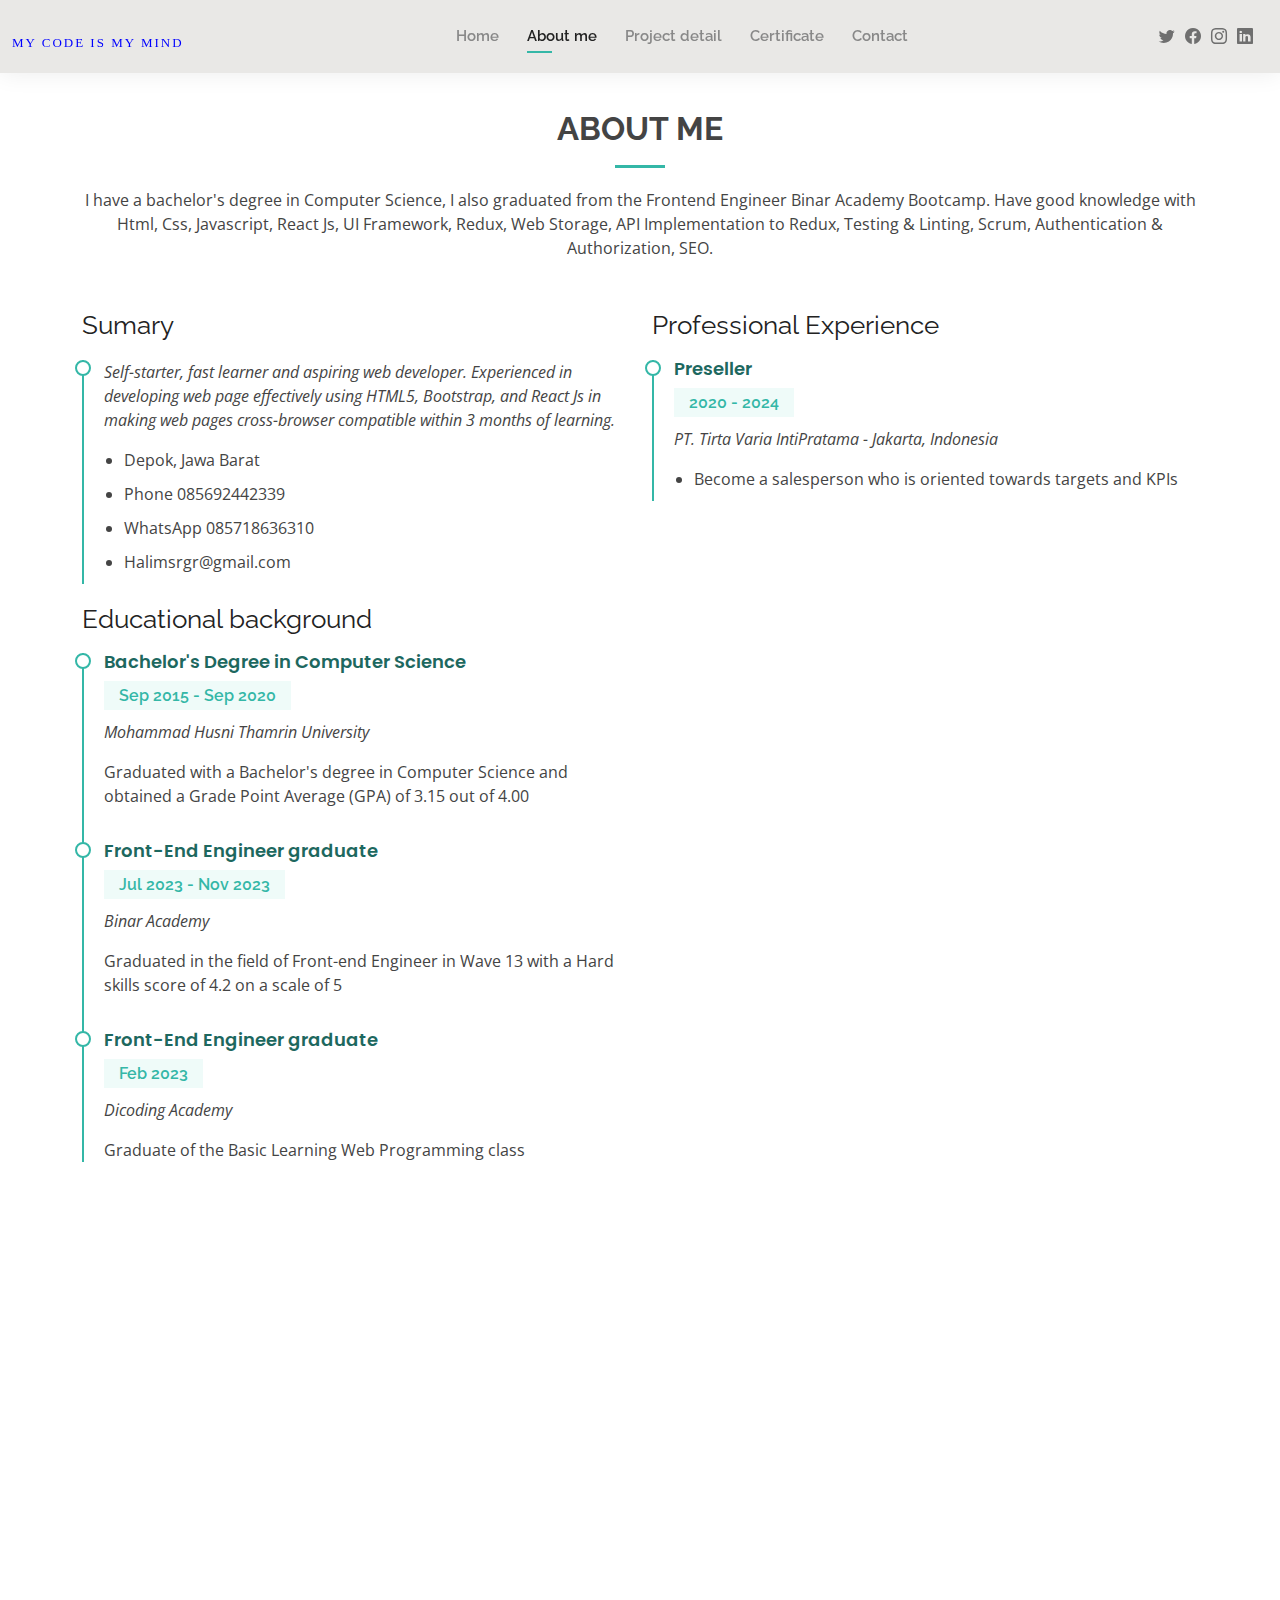
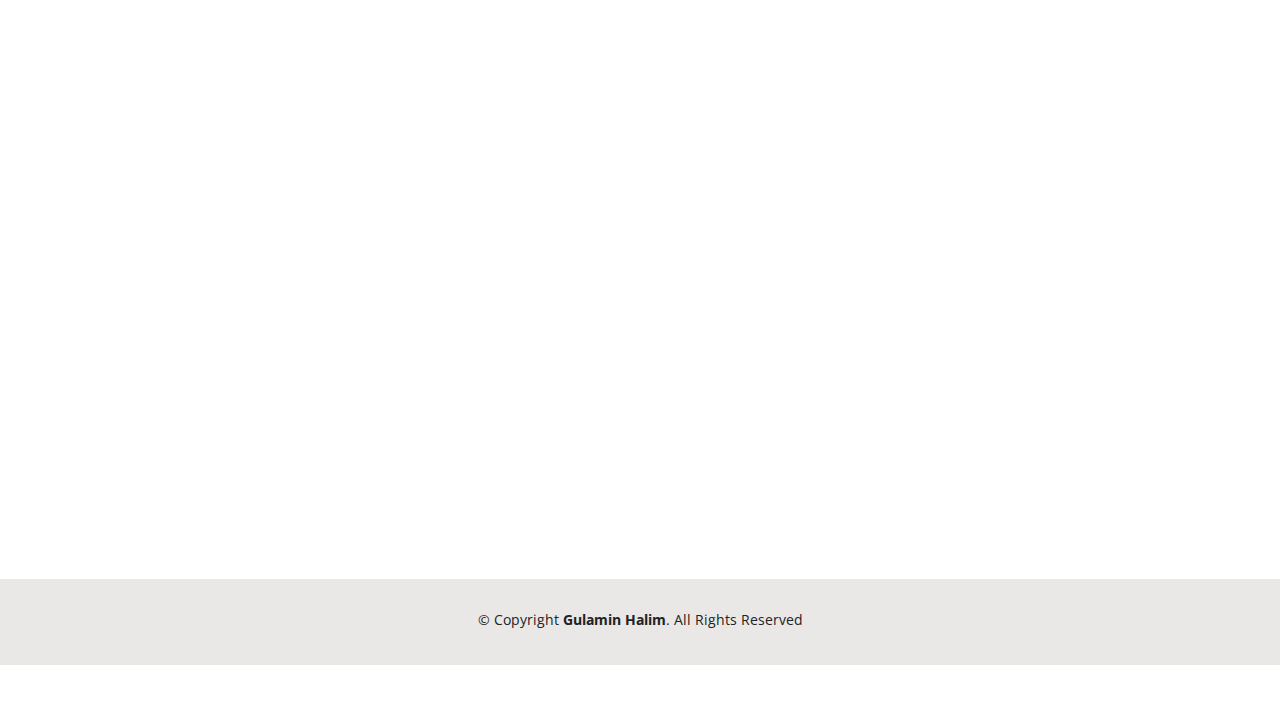
<file: about.html>
<!DOCTYPE html>
<html lang="en">

<head>
  <meta charset="utf-8">
  <meta content="width=device-width, initial-scale=1.0" name="viewport">

  <title>Portofolio Gulamin Halim TS</title>
  <meta content="" name="description">
  <meta content="" name="keywords">

  <!-- Favicons -->
  <link href="assets/img/favicon.png" rel="icon">
  <link href="assets/img/apple-touch-icon.png" rel="apple-touch-icon">

  <!-- Google Fonts -->
  <link href="https://fonts.googleapis.com/css?family=Open+Sans:300,300i,400,400i,600,600i,700,700i|Raleway:300,300i,400,400i,500,500i,600,600i,700,700i|Poppins:300,300i,400,400i,500,500i,600,600i,700,700i" rel="stylesheet">

  <!-- Vendor CSS Files -->
  <link href="assets/vendor/aos/aos.css" rel="stylesheet">
  <link href="assets/vendor/bootstrap/css/bootstrap.min.css" rel="stylesheet">
  <link href="assets/vendor/bootstrap-icons/bootstrap-icons.css" rel="stylesheet">
  <link href="assets/vendor/boxicons/css/boxicons.min.css" rel="stylesheet">
  <link href="assets/vendor/glightbox/css/glightbox.min.css" rel="stylesheet">
  <link href="assets/vendor/swiper/swiper-bundle.min.css" rel="stylesheet">

  <!-- Template Main CSS File -->
  <link href="assets/css/style.css" rel="stylesheet">

  <!-- =======================================================
  * Template Name: Kelly
  * Updated: Jan 09 2024 with Bootstrap v5.3.2
  * Template URL: https://bootstrapmade.com/kelly-free-bootstrap-cv-resume-html-template/
  * Author: BootstrapMade.com
  * License: https://bootstrapmade.com/license/
  ======================================================== -->
</head>

<body>

  <!-- ======= Header ======= -->
  <header id="header" class="fixed-top">
    <div class="container-fluid d-flex justify-content-between align-items-center">

      <h1 class="logo me-auto me-lg-0"><a href="index.html" style="font-family: Slackey; color: blue; font-size: small;">My code is my mind</a></h1>
      <!-- Uncomment below if you prefer to use an image logo -->
      <!-- <a href="index.html" class="logo"><img src="assets/img/logo.png" alt="" class="img-fluid"></a>-->

      <nav id="navbar" class="navbar order-last order-lg-0">
        <ul>
          <li><a href="index.html">Home</a></li>
          <li><a class="active" href="about.html">About me</a></li>
          <!--<li><a class="active" href="resume.html">Project details</a></li>-->
          <li><a href="portfolio-details.html">Project detail</a></li>
          <li><a href="services.html">Certificate</a></li>
          <li><a href="contact.html">Contact</a></li>
        </ul>
        <i class="bi bi-list mobile-nav-toggle"></i>
      </nav><!-- .navbar -->

      <div class="header-social-links">
        <a href="https://twitter.com/halimsrgr" class="twitter"><i class="bi bi-twitter"></i></a>
        <a href="https://m.facebook.com/profile.php/?id=1848198397" class="facebook"><i class="bi bi-facebook"></i></a>
        <a href="https://www.instagram.com/halim_srgr/" class="instagram"><i class="bi bi-instagram"></i></a>
        <a href="https://www.linkedin.com/in/gulamin-halim-toyoki-siregar-568378142/" class="linkedin"><i class="bi bi-linkedin"></i></i></a>
      </div>

    </div>

  </header><!-- End Header -->

  <main id="main">

     <!-- ======= Resume Section ======= -->
     <section id="resume" class="resume">
      <div class="container" data-aos="fade-up">

        <div class="section-title">
          <h2>About me</h2>
          <p>I have a bachelor's degree in Computer Science, I also graduated from the Frontend Engineer Binar Academy Bootcamp. Have good knowledge
            with Html, Css, Javascript, React Js, UI Framework, Redux, Web Storage, API Implementation to Redux, Testing
            & Linting, Scrum, Authentication & Authorization, SEO.</p>
        </div>

        <div class="row">
          <div class="col-lg-6">
            <h3 class="resume-title">Sumary</h3>
            <div class="resume-item pb-0">
              <!--<h4>Alice Barkley</h4>-->
              <p><em>Self-starter, fast learner and aspiring web developer. Experienced in developing web page effectively using HTML5, Bootstrap, and React Js in making web pages cross-browser compatible within 3 months of learning.</em></p>
              <p>
              <ul>
                <li>Depok, Jawa Barat</li>
                <li>Phone 085692442339</li>
                <li>WhatsApp 085718636310</li>
                <li>Halimsrgr@gmail.com</li>
              </ul>
              </p>
            </div>

            <h3 class="resume-title">Educational background</h3>
            <div class="resume-item">
              <h4>Bachelor's Degree in Computer Science</h4>
              <h5>Sep 2015 - Sep 2020</h5>
              <p><em>Mohammad Husni Thamrin University  </em></p>
              <p>Graduated with a Bachelor's degree in Computer Science and obtained a Grade Point Average (GPA) of 3.15 out of 4.00</p>
            </div>
            <div class="resume-item">
              <h4>Front-End Engineer graduate</h4>
              <h5>Jul 2023 - Nov 2023</h5>
              <p><em>Binar Academy</em></p>
              <p>Graduated in the field of Front-end Engineer in Wave 13 with a Hard skills score of 4.2 on a scale of 5</p>
            </div>
            <div class="resume-item">
              <h4>Front-End Engineer graduate</h4>
              <h5>Feb 2023</h5>
              <p><em>Dicoding Academy</em></p>
              <p>Graduate of the Basic Learning Web Programming class</p>
            </div>  
          </div>
          <div class="col-lg-6">
            <h3 class="resume-title">Professional Experience</h3>
            <div class="resume-item">
              <h4>Preseller</h4>
              <h5>2020 - 2024</h5>
              <p><em>PT. Tirta Varia IntiPratama - Jakarta, Indonesia</em></p>
              <p>
              <ul>
                <li>Become a salesperson who is oriented towards targets and KPIs</li>
              </ul>
              </p>
            </div>
          </div>
        </div>

      </div>
    </section><!-- End Resume Section -->

    


    <!-- ======= Skills Section ======= -->
    <section id="skills" class="skills">
      <div class="container" data-aos="fade-up">

        <div class="section-title">
          <h2>Skills</h2>
        </div>

        <div class="row skills-content">

          <div class="col-lg-6">

            <div class="progress">
              <span class="skill">HTML <i class="val">100%</i></span>
              <div class="progress-bar-wrap">
                <div class="progress-bar" role="progressbar" aria-valuenow="100" aria-valuemin="0" aria-valuemax="100"></div>
              </div>
            </div>

            <div class="progress">
              <span class="skill">CSS <i class="val">90%</i></span>
              <div class="progress-bar-wrap">
                <div class="progress-bar" role="progressbar" aria-valuenow="90" aria-valuemin="0" aria-valuemax="100"></div>
              </div>
            </div>

            <div class="progress">
              <span class="skill">JavaScript <i class="val">85%</i></span>
              <div class="progress-bar-wrap">
                <div class="progress-bar" role="progressbar" aria-valuenow="75" aria-valuemin="0" aria-valuemax="100"></div>
              </div>
            </div>

          </div>

          <div class="col-lg-6">

            <div class="progress">
              <span class="skill">React JS <i class="val">80%</i></span>
              <div class="progress-bar-wrap">
                <div class="progress-bar" role="progressbar" aria-valuenow="80" aria-valuemin="0" aria-valuemax="100"></div>
              </div>
            </div>

            <div class="progress">
              <span class="skill">UI Framework <i class="val">85%</i></span>
              <div class="progress-bar-wrap">
                <div class="progress-bar" role="progressbar" aria-valuenow="90" aria-valuemin="0" aria-valuemax="100"></div>
              </div>
            </div>

            <div class="progress">
              <span class="skill">PHP <i class="val">55%</i></span>
              <div class="progress-bar-wrap">
                <div class="progress-bar" role="progressbar" aria-valuenow="55" aria-valuemin="0" aria-valuemax="100"></div>
              </div>
            </div>

          </div>

        </div>

      </div>
    </section><!-- End Skills Section -->
   

   
  

    <!-- ======= Testimonials Section ======= -->
    <section id="testimonials" class="testimonials">
      <div class="container" data-aos="fade-up">

        <div class="section-title">
          <h2>Testimonials</h2>
          <p>The following are testimonials from some of my study friends while at Binar Academy</p>
        </div>

        <div class="testimonials-slider swiper" data-aos="fade-up" data-aos-delay="100">
          <div class="swiper-wrapper">

            <div class="swiper-slide">
              <div class="testimonial-item">
                <img src="assets/img/testimonials/Rifqi.png" class="testimonial-img" alt="">
                <h3>Rifqi Yanuar Aziz</h3>
                <h4>Facilitator</h4>
                <p>
                  <i class="bx bxs-quote-alt-left quote-icon-left"></i>
                  Keep up the good work! Thank you so much for your effort!
                  <i class="bx bxs-quote-alt-right quote-icon-right"></i>
                </p>
              </div>
            </div><!-- End testimonial item -->

            <div class="swiper-slide">
              <div class="testimonial-item">
                <img src="assets/img/testimonials/Singgih.png" class="testimonial-img" alt="">
                <h3>Singgih</h3>
                <h4>Student at Binar Bootcamp</h4>
                <p>
                  <i class="bx bxs-quote-alt-left quote-icon-left"></i>
                  Thank you for the good teamwork at Binar Bootcamp
                  <i class="bx bxs-quote-alt-right quote-icon-right"></i>
                </p>
              </div>
            </div><!-- End testimonial item -->

            <div class="swiper-slide">
              <div class="testimonial-item">
                <img src="assets/img/testimonials/fathan.png" class="testimonial-img" alt="">
                <h3>Fathan</h3>
                <h4>Student at Binar Bootcamp</h4>
                <p>
                  <i class="bx bxs-quote-alt-left quote-icon-left"></i>
                  Your high enthusiasm for learning makes you quickly understand the material at the bootcamp
                  <i class="bx bxs-quote-alt-right quote-icon-right"></i>
                </p>
              </div>
            </div><!-- End testimonial item -->

            <div class="swiper-slide">
              <div class="testimonial-item">
                <img src="assets/img/testimonials/Ananda.png" class="testimonial-img" alt="">
                <h3>Ananda Widi</h3>
                <h4>Student at Binar Bootcamp</h4>
                <p>
                  <i class="bx bxs-quote-alt-left quote-icon-left"></i>
                  You are a person who is always learning and an encouragement to our team
                  <i class="bx bxs-quote-alt-right quote-icon-right"></i>
                </p>
              </div>
            </div><!-- End testimonial item -->

            <div class="swiper-slide">
              <div class="testimonial-item">
                <img src="assets/img/testimonials/Fandi.png" class="testimonial-img" alt="">
                <h3>Fandi</h3>
                <h4>Student at Binar Bootcamp</h4>
                <p>
                  <i class="bx bxs-quote-alt-left quote-icon-left"></i>
                  Keep up the good work friends! to become a web developer
                  <i class="bx bxs-quote-alt-right quote-icon-right"></i>
                </p>
              </div>
            </div><!-- End testimonial item -->

          </div>
          <div class="swiper-pagination"></div>
        </div>

      </div>
    </section><!-- End Testimonials Section -->

  </main><!-- End #main -->

  <!-- ======= Footer ======= -->
  <footer id="footer">
    <div class="container">
      <div class="copyright">
        &copy; Copyright <strong><span>Gulamin Halim</span></strong>. All Rights Reserved
      </div>
      <div class="credits">
        <!-- All the links in the footer should remain intact. -->
        <!-- You can delete the links only if you purchased the pro version. -->
        <!-- Licensing information: https://bootstrapmade.com/license/ -->
        <!-- Purchase the pro version with working PHP/AJAX contact form: https://bootstrapmade.com/kelly-free-bootstrap-cv-resume-html-template/ -->
        <!--Designed by <a href="https://bootstrapmade.com/">BootstrapMade</a> -->
      </div>
    </div>
  </footer><!-- End  Footer -->

  <div id="preloader"></div>
  <a href="#" class="back-to-top d-flex align-items-center justify-content-center"><i class="bi bi-arrow-up-short"></i></a>

  <!-- Vendor JS Files -->
  <script src="assets/vendor/purecounter/purecounter_vanilla.js"></script>
  <script src="assets/vendor/aos/aos.js"></script>
  <script src="assets/vendor/bootstrap/js/bootstrap.bundle.min.js"></script>
  <script src="assets/vendor/glightbox/js/glightbox.min.js"></script>
  <script src="assets/vendor/isotope-layout/isotope.pkgd.min.js"></script>
  <script src="assets/vendor/swiper/swiper-bundle.min.js"></script>
  <script src="assets/vendor/waypoints/noframework.waypoints.js"></script>
  <script src="assets/vendor/php-email-form/validate.js"></script>

  <!-- Template Main JS File -->
  <script src="assets/js/main.js"></script>

</body>

</html>
</file>
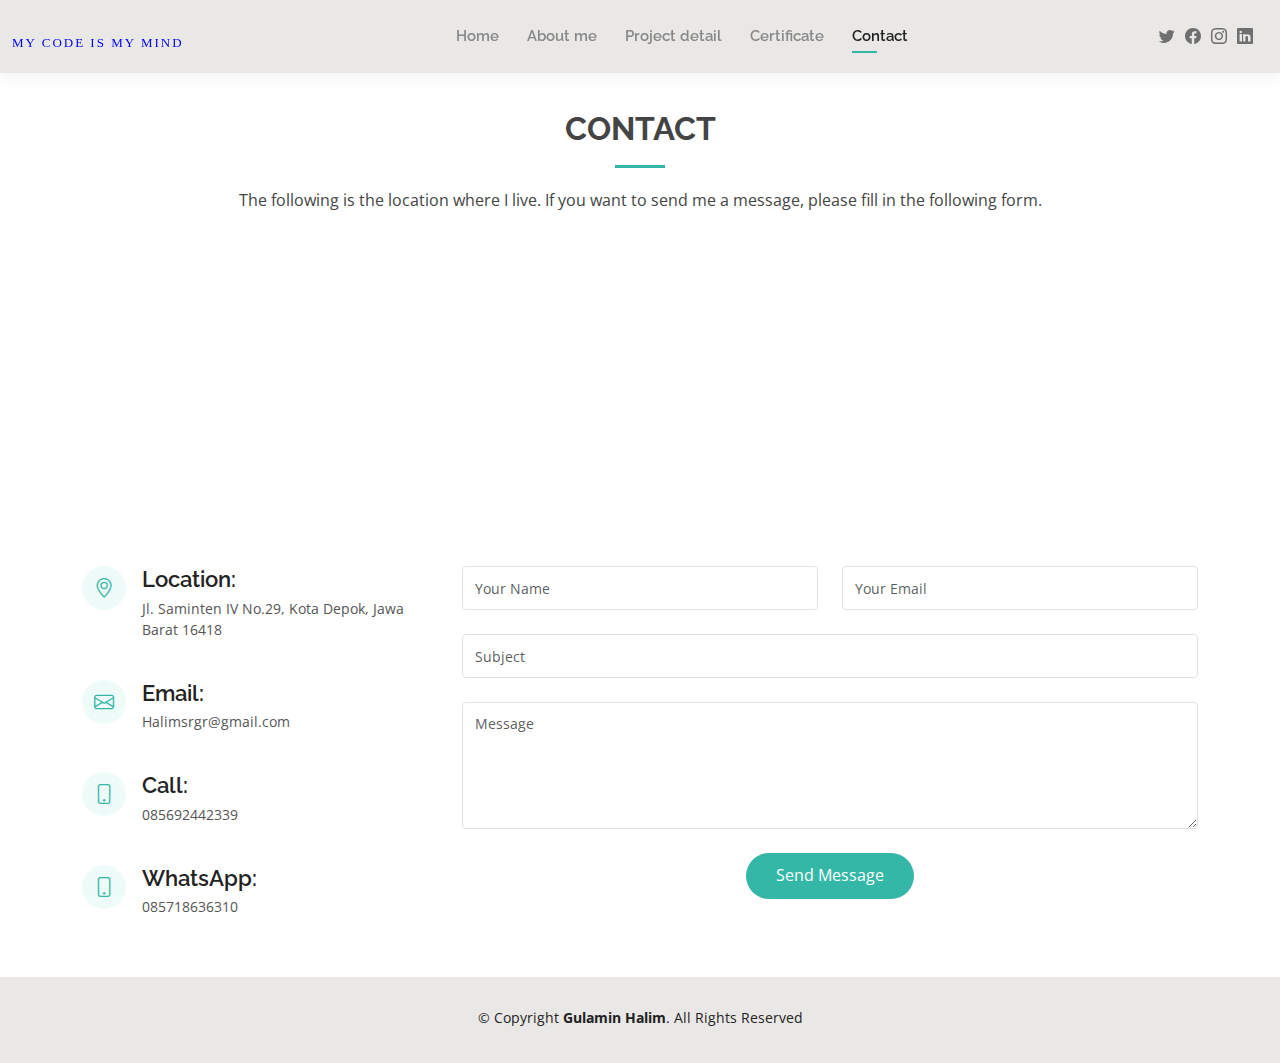
<file: contact.html>
<!DOCTYPE html>
<html lang="en">

<head>
  <meta charset="utf-8">
  <meta content="width=device-width, initial-scale=1.0" name="viewport">

  <title>Portofolio Gulamin Halim TS</title>
  <meta content="" name="description">
  <meta content="" name="keywords">

  <!-- Favicons -->
  <link href="assets/img/favicon.png" rel="icon">
  <link href="assets/img/apple-touch-icon.png" rel="apple-touch-icon">

  <!-- Google Fonts -->
  <link href="https://fonts.googleapis.com/css?family=Open+Sans:300,300i,400,400i,600,600i,700,700i|Raleway:300,300i,400,400i,500,500i,600,600i,700,700i|Poppins:300,300i,400,400i,500,500i,600,600i,700,700i" rel="stylesheet">

  <!-- Vendor CSS Files -->
  <link href="assets/vendor/aos/aos.css" rel="stylesheet">
  <link href="assets/vendor/bootstrap/css/bootstrap.min.css" rel="stylesheet">
  <link href="assets/vendor/bootstrap-icons/bootstrap-icons.css" rel="stylesheet">
  <link href="assets/vendor/boxicons/css/boxicons.min.css" rel="stylesheet">
  <link href="assets/vendor/glightbox/css/glightbox.min.css" rel="stylesheet">
  <link href="assets/vendor/swiper/swiper-bundle.min.css" rel="stylesheet">

  <!-- Template Main CSS File -->
  <link href="assets/css/style.css" rel="stylesheet">

  <!-- =======================================================
  * Template Name: Kelly
  * Updated: Jan 09 2024 with Bootstrap v5.3.2
  * Template URL: https://bootstrapmade.com/kelly-free-bootstrap-cv-resume-html-template/
  * Author: BootstrapMade.com
  * License: https://bootstrapmade.com/license/
  ======================================================== -->
</head>

<body>

  <!-- ======= Header ======= -->
  <header id="header" class="fixed-top">
    <div class="container-fluid d-flex justify-content-between align-items-center">

      <h1 class="logo me-auto me-lg-0"><a href="index.html" style="font-family: Slackey; color: blue; font-size: small;">My code is my mind</a></h1>
      <!-- Uncomment below if you prefer to use an image logo -->
      <!-- <a href="index.html" class="logo"><img src="assets/img/logo.png" alt="" class="img-fluid"></a>-->

      <nav id="navbar" class="navbar order-last order-lg-0">
        <ul>
          <li><a href="index.html">Home</a></li>
          <li><a href="about.html">About me</a></li>
          <!--<li><a class="active" href="resume.html">Project details</a></li>-->
          <li><a href="portfolio-details.html">Project detail</a></li>
          <li><a href="services.html">Certificate</a></li>
          <li><a class="active" href="contact.html">Contact</a></li>
        </ul>
        <i class="bi bi-list mobile-nav-toggle"></i>
      </nav><!-- .navbar -->

      <div class="header-social-links">
        <a href="https://twitter.com/halimsrgr" class="twitter"><i class="bi bi-twitter"></i></a>
        <a href="https://m.facebook.com/profile.php/?id=1848198397" class="facebook"><i class="bi bi-facebook"></i></a>
        <a href="https://www.instagram.com/halim_srgr/" class="instagram"><i class="bi bi-instagram"></i></a>
        <a href="https://www.linkedin.com/in/gulamin-halim-toyoki-siregar-568378142/" class="linkedin"><i class="bi bi-linkedin"></i></i></a>
      </div>

    </div>

  </header><!-- End Header -->

  <main id="main">

    <!-- ======= Contact Section ======= -->
    <section id="contact" class="contact">
      <div class="container" data-aos="fade-up">

        <div class="section-title">
          <h2>Contact</h2>
          <p>The following is the location where I live. If you want to send me a message, please fill in the following form.</p>
        </div>

        <div>
          <iframe style="border:0; width: 100%; height: 270px;" src="https://www.google.com/maps/embed?pb=!1m18!1m12!1m3!1d3965.106153563111!2d106.84541957453331!3d-6.380297062408222!2m3!1f0!2f0!3f0!3m2!1i1024!2i768!4f13.1!3m3!1m2!1s0x2e69eb89fd3d4877%3A0x7e415f095b17b3d5!2sJl.%20Saminten%20IV%20No.29%2C%20RT.10%2FRW.16%2C%20Bakti%20Jaya%2C%20Kec.%20Sukmajaya%2C%20Kota%20Depok%2C%20Jawa%20Barat%2016418!5e0!3m2!1sid!2sid!4v1707384794927!5m2!1sid!2sid" width="600" height="450" style="border:0;" allowfullscreen="" loading="lazy" referrerpolicy="no-referrer-when-downgrade" frameborder="0" allowfullscreen></iframe>
        </div>

        <div class="row mt-5">

          <div class="col-lg-4">
            <div class="info">
              <div class="address">
                <i class="bi bi-geo-alt"></i>
                <h4>Location:</h4>
                <p>Jl. Saminten IV No.29, Kota Depok, Jawa Barat 16418</p>
              </div>

              <div class="email">
                <i class="bi bi-envelope"></i>
                <h4>Email:</h4>
                <p>Halimsrgr@gmail.com</p>
              </div>

              <div class="phone">
                <i class="bi bi-phone"></i>
                <h4>Call:</h4>
                <p>085692442339</p>
              </div>

              <div class="phone">
                <i class="bi bi-phone"></i>
                <h4>WhatsApp:</h4>
                <p>085718636310</p>
              </div>

            </div>

          </div>

          <div class="col-lg-8 mt-5 mt-lg-0">

            <form action="forms/contact.php" method="post" role="form" class="php-email-form">
              <div class="row">
                <div class="col-md-6 form-group">
                  <input type="text" name="name" class="form-control" id="name" placeholder="Your Name" required>
                </div>
                <div class="col-md-6 form-group mt-3 mt-md-0">
                  <input type="email" class="form-control" name="email" id="email" placeholder="Your Email" required>
                </div>
              </div>
              <div class="form-group mt-3">
                <input type="text" class="form-control" name="subject" id="subject" placeholder="Subject" required>
              </div>
              <div class="form-group mt-3">
                <textarea class="form-control" name="message" rows="5" placeholder="Message" required></textarea>
              </div>
              <div class="my-3">
                <div class="loading">Loading</div>
                <div class="error-message"></div>
                <div class="sent-message">Your message has been sent. Thank you!</div>
              </div>
              <div class="text-center"><button type="submit">Send Message</button></div>
            </form>

          </div>

        </div>

      </div>
    </section><!-- End Contact Section -->

  </main><!-- End #main -->

  <!-- ======= Footer ======= -->
  <footer id="footer">
    <div class="container">
      <div class="copyright">
        &copy; Copyright <strong><span>Gulamin Halim</span></strong>. All Rights Reserved
      </div>
      <div class="credits">
        <!-- All the links in the footer should remain intact. -->
        <!-- You can delete the links only if you purchased the pro version. -->
        <!-- Licensing information: https://bootstrapmade.com/license/ -->
        <!-- Purchase the pro version with working PHP/AJAX contact form: https://bootstrapmade.com/kelly-free-bootstrap-cv-resume-html-template/ -->
        <!--Designed by <a href="https://bootstrapmade.com/">BootstrapMade</a> -->
      </div>
    </div>
  </footer><!-- End  Footer -->

  <div id="preloader"></div>
  <a href="#" class="back-to-top d-flex align-items-center justify-content-center"><i class="bi bi-arrow-up-short"></i></a>

  <!-- Vendor JS Files -->
  <script src="assets/vendor/purecounter/purecounter_vanilla.js"></script>
  <script src="assets/vendor/aos/aos.js"></script>
  <script src="assets/vendor/bootstrap/js/bootstrap.bundle.min.js"></script>
  <script src="assets/vendor/glightbox/js/glightbox.min.js"></script>
  <script src="assets/vendor/isotope-layout/isotope.pkgd.min.js"></script>
  <script src="assets/vendor/swiper/swiper-bundle.min.js"></script>
  <script src="assets/vendor/waypoints/noframework.waypoints.js"></script>
  <script src="assets/vendor/php-email-form/validate.js"></script>

  <!-- Template Main JS File -->
  <script src="assets/js/main.js"></script>

</body>

</html>
</file>
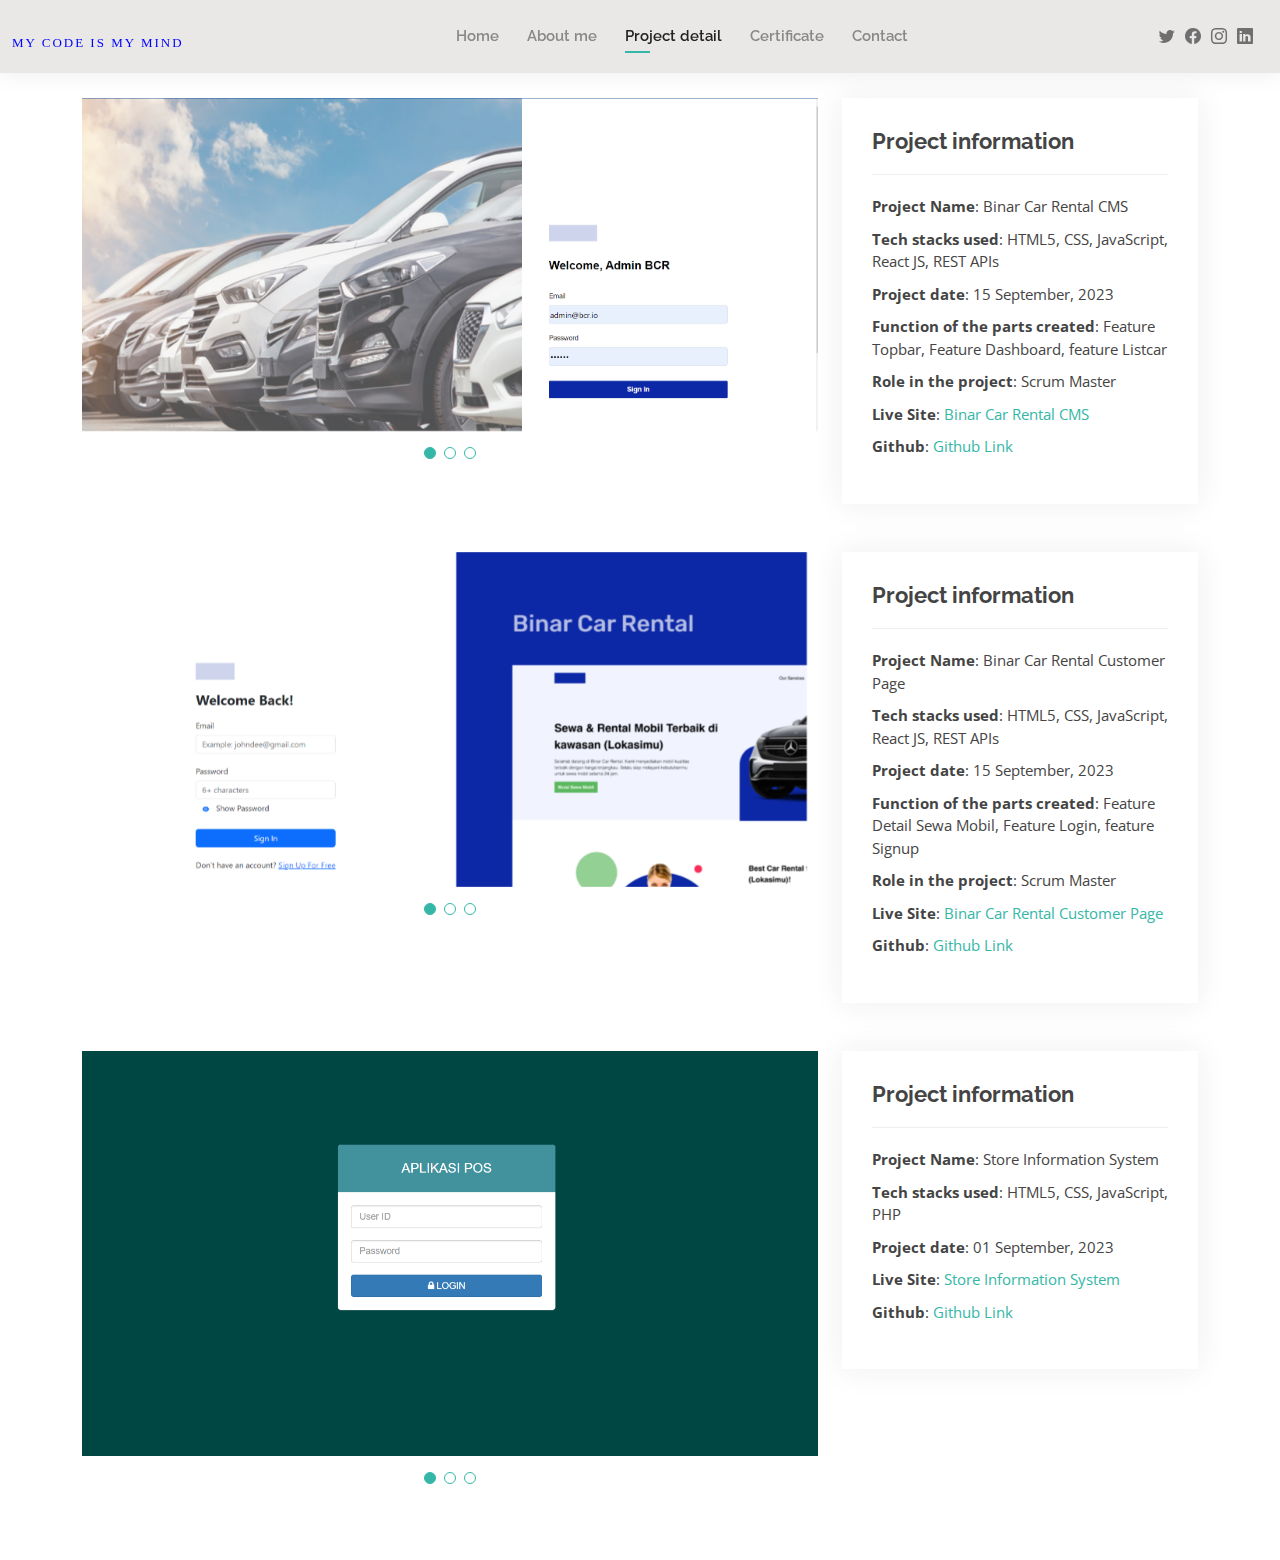
<file: portfolio-details.html>
<!DOCTYPE html>
<html lang="en">

<head>
  <meta charset="utf-8">
  <meta content="width=device-width, initial-scale=1.0" name="viewport">

  <title>Portfolio Gulamin Halim TS</title>
  <meta content="" name="description">
  <meta content="" name="keywords">

  <!-- Favicons -->
  <link href="assets/img/favicon.png" rel="icon">
  <link href="assets/img/apple-touch-icon.png" rel="apple-touch-icon">

  <!-- Google Fonts -->
  <link href="https://fonts.googleapis.com/css?family=Open+Sans:300,300i,400,400i,600,600i,700,700i|Raleway:300,300i,400,400i,500,500i,600,600i,700,700i|Poppins:300,300i,400,400i,500,500i,600,600i,700,700i" rel="stylesheet">

  <!-- Vendor CSS Files -->
  <link href="assets/vendor/aos/aos.css" rel="stylesheet">
  <link href="assets/vendor/bootstrap/css/bootstrap.min.css" rel="stylesheet">
  <link href="assets/vendor/bootstrap-icons/bootstrap-icons.css" rel="stylesheet">
  <link href="assets/vendor/boxicons/css/boxicons.min.css" rel="stylesheet">
  <link href="assets/vendor/glightbox/css/glightbox.min.css" rel="stylesheet">
  <link href="assets/vendor/swiper/swiper-bundle.min.css" rel="stylesheet">

  <!-- Template Main CSS File -->
  <link href="assets/css/style.css" rel="stylesheet">

  <!-- =======================================================
  * Template Name: Kelly
  * Updated: Jan 09 2024 with Bootstrap v5.3.2
  * Template URL: https://bootstrapmade.com/kelly-free-bootstrap-cv-resume-html-template/
  * Author: BootstrapMade.com
  * License: https://bootstrapmade.com/license/
  ======================================================== -->
</head>

<body>

   <!-- ======= Header ======= -->
   <header id="header" class="fixed-top">
    <div class="container-fluid d-flex justify-content-between align-items-center">

      <h1 class="logo me-auto me-lg-0"><a href="index.html" style="font-family: Slackey; color: blue; font-size: small;">My code is my mind</a></h1>
      <!-- Uncomment below if you prefer to use an image logo -->
      <!-- <a href="index.html" class="logo"><img src="assets/img/logo.png" alt="" class="img-fluid"></a>-->

      <nav id="navbar" class="navbar order-last order-lg-0">
        <ul>
          <li><a href="index.html">Home</a></li>
          <li><a href="about.html">About me</a></li>
          <li><a class="active" href="portfolio-details.html">Project detail</a></li>
          <li><a href="services.html">Certificate</a></li>
          <li><a href="contact.html">Contact</a></li>
        </ul>
        <i class="bi bi-list mobile-nav-toggle"></i>
      </nav><!-- .navbar -->

      <div class="header-social-links">
        <a href="https://twitter.com/halimsrgr" class="twitter"><i class="bi bi-twitter"></i></a>
        <a href="https://m.facebook.com/profile.php/?id=1848198397" class="facebook"><i class="bi bi-facebook"></i></a>
        <a href="https://www.instagram.com/halim_srgr/" class="instagram"><i class="bi bi-instagram"></i></a>
        <a href="https://www.linkedin.com/in/gulamin-halim-toyoki-siregar-568378142/" class="linkedin"><i class="bi bi-linkedin"></i></i></a>
      </div>

    </div>

  </header><!-- End Header -->

  <main id="main">

    <!-- ======= Portfolio Details Section ======= -->
    <section id="portfolio-details" class="portfolio-details" >
      <div class="container">

        <div class="row gy-4 pt-5">

          <div class="col-lg-8">
            <div class="portfolio-details-slider swiper">
              <div class="swiper-wrapper align-items-center">

                <div class="swiper-slide">
                  <img src="assets/img/portfolio/Project1_Image1.png" alt="">
                </div>

                <div class="swiper-slide">
                  <img src="assets/img/portfolio/Project1_Image2.png" alt="">
                </div>

                <div class="swiper-slide">
                  <img src="assets/img/portfolio/Project1_Image3.png" alt="">
                </div>

              </div>
              <div class="swiper-pagination"></div>
            </div>
          </div>

          <div class="col-lg-4">
            <div class="portfolio-info">
              <h3>Project information</h3>
              <ul>
                <li><strong>Project Name</strong>: Binar Car Rental CMS</li>
                <li><strong>Tech stacks used</strong>: HTML5, CSS, JavaScript, React JS, REST APIs</li>
                <li><strong>Project date</strong>: 15 September, 2023</li>
                <li><strong>Function of the parts created</strong>: Feature Topbar, Feature Dashboard, feature Listcar</li>
                <li><strong>Role in the project</strong>: Scrum Master</li>
                <li><strong>Live Site</strong>: <a href="https://kelompok1-platinum-cms.vercel.app/">Binar Car Rental CMS</a></li>
                <li><strong>Github</strong>: <a href="https://github.com/singgihseptiann/kelompok1-platinum-cms/">Github Link</a></li>
              </ul>
            </div>
          </div>

        </div>

        <div class="row gy-4 pt-5">

          <div class="col-lg-8">
            <div class="portfolio-details-slider swiper">
              <div class="swiper-wrapper align-items-center">

                <div class="swiper-slide">
                  <img src="assets/img/portfolio/Project2_Image1.png" alt="">
                </div>

                <div class="swiper-slide">
                  <img src="assets/img/portfolio/Project2_Image2.png" alt="">
                </div>

                <div class="swiper-slide">
                  <img src="assets/img/portfolio/Project2_Image3.png" alt="">
                </div>

              </div>
              <div class="swiper-pagination"></div>
            </div>
          </div>

          <div class="col-lg-4">
            <div class="portfolio-info">
              <h3>Project information</h3>
              <ul>
                <li><strong>Project Name</strong>: Binar Car Rental Customer Page</li>
                <li><strong>Tech stacks used</strong>: HTML5, CSS, JavaScript, React JS, REST APIs</li>
                <li><strong>Project date</strong>: 15 September, 2023</li>
                <li><strong>Function of the parts created</strong>: Feature Detail Sewa Mobil, Feature Login, feature Signup</li>
                <li><strong>Role in the project</strong>: Scrum Master</li>
                <li><strong>Live Site</strong>: <a href="https://kelompok1-platinum-customer-page.vercel.app/">Binar Car Rental Customer Page</a></li>
                <li><strong>Github</strong>: <a href="https://github.com/singgihseptiann/kelompok1-platinum-customer-page">Github Link</a></li>
              </ul>
            </div>
          </div>

        </div>

        <div class="row gy-4 pt-5">

          <div class="col-lg-8">
            <div class="portfolio-details-slider swiper">
              <div class="swiper-wrapper align-items-center">

                <div class="swiper-slide">
                  <img src="assets/img/portfolio/Project3_Image1.png" alt="">
                </div>

                <div class="swiper-slide">
                  <img src="assets/img/portfolio/Project3_Image2.png" alt="">
                </div>

                <div class="swiper-slide">
                  <img src="assets/img/portfolio/Project3_Image3.png" alt="">
                </div>

              </div>
              <div class="swiper-pagination"></div>
            </div>
          </div>

          <div class="col-lg-4">
            <div class="portfolio-info">
              <h3>Project information</h3>
              <ul>
                <li><strong>Project Name</strong>: Store Information System</li>
                <li><strong>Tech stacks used</strong>: HTML5, CSS, JavaScript, PHP</li>
                <li><strong>Project date</strong>: 01 September, 2023</li>
                <li><strong>Live Site</strong>: <a href="https://umargroup.store/kasir/">Store Information System</a></li>
                <li><strong>Github</strong>: <a href="#">Github Link</a></li>
              </ul>
            </div>
          </div>

        </div>

      </div>
    </section><!-- End Portfolio Details Section -->

  </main><!-- End #main -->

  <div id="preloader"></div>
  <a href="#" class="back-to-top d-flex align-items-center justify-content-center"><i class="bi bi-arrow-up-short"></i></a>

  <!-- Vendor JS Files -->
  <script src="assets/vendor/purecounter/purecounter_vanilla.js"></script>
  <script src="assets/vendor/aos/aos.js"></script>
  <script src="assets/vendor/bootstrap/js/bootstrap.bundle.min.js"></script>
  <script src="assets/vendor/glightbox/js/glightbox.min.js"></script>
  <script src="assets/vendor/isotope-layout/isotope.pkgd.min.js"></script>
  <script src="assets/vendor/swiper/swiper-bundle.min.js"></script>
  <script src="assets/vendor/waypoints/noframework.waypoints.js"></script>
  <script src="assets/vendor/php-email-form/validate.js"></script>

  <!-- Template Main JS File -->
  <script src="assets/js/main.js"></script>

</body>

</html>
</file>
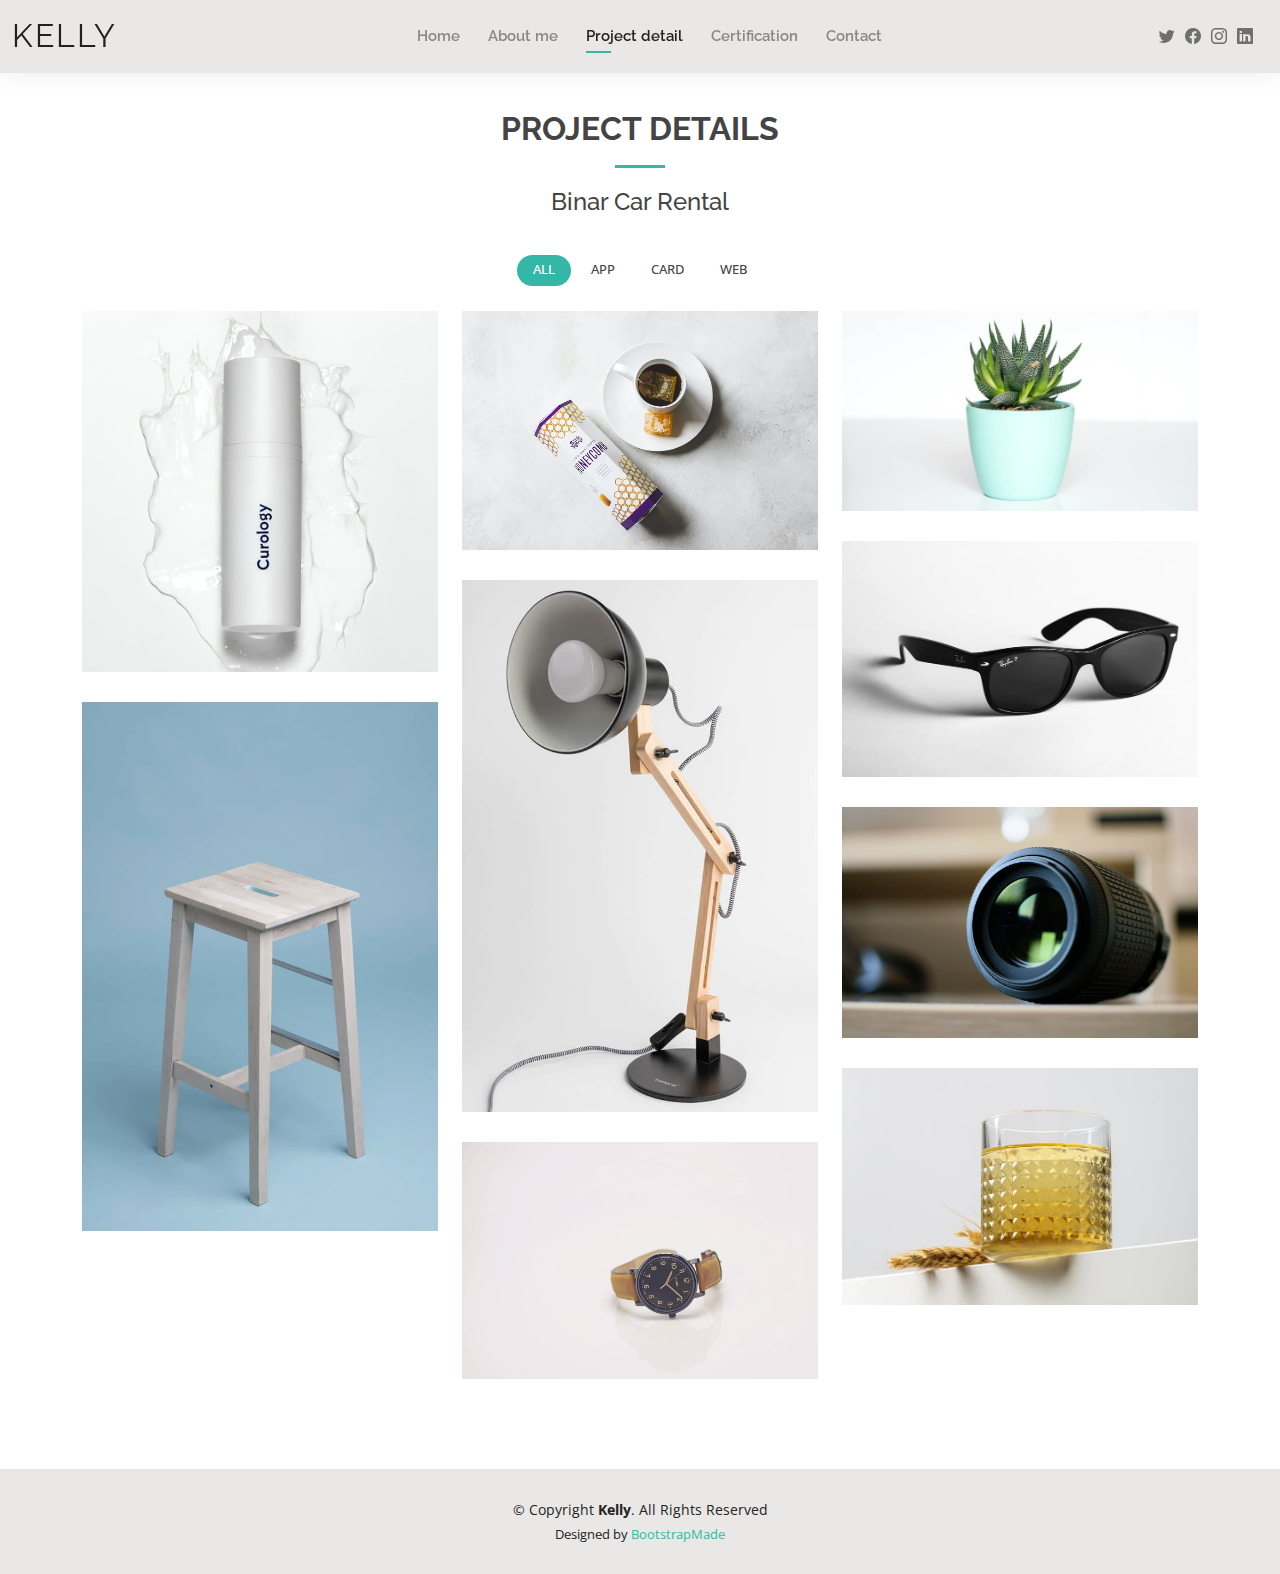
<file: portfolio.html>
<!DOCTYPE html>
<html lang="en">

<head>
  <meta charset="utf-8">
  <meta content="width=device-width, initial-scale=1.0" name="viewport">

  <title>Portfolio - Kelly Bootstrap Template</title>
  <meta content="" name="description">
  <meta content="" name="keywords">

  <!-- Favicons -->
  <link href="assets/img/favicon.png" rel="icon">
  <link href="assets/img/apple-touch-icon.png" rel="apple-touch-icon">

  <!-- Google Fonts -->
  <link href="https://fonts.googleapis.com/css?family=Open+Sans:300,300i,400,400i,600,600i,700,700i|Raleway:300,300i,400,400i,500,500i,600,600i,700,700i|Poppins:300,300i,400,400i,500,500i,600,600i,700,700i" rel="stylesheet">

  <!-- Vendor CSS Files -->
  <link href="assets/vendor/aos/aos.css" rel="stylesheet">
  <link href="assets/vendor/bootstrap/css/bootstrap.min.css" rel="stylesheet">
  <link href="assets/vendor/bootstrap-icons/bootstrap-icons.css" rel="stylesheet">
  <link href="assets/vendor/boxicons/css/boxicons.min.css" rel="stylesheet">
  <link href="assets/vendor/glightbox/css/glightbox.min.css" rel="stylesheet">
  <link href="assets/vendor/swiper/swiper-bundle.min.css" rel="stylesheet">

  <!-- Template Main CSS File -->
  <link href="assets/css/style.css" rel="stylesheet">

  <!-- =======================================================
  * Template Name: Kelly
  * Updated: Jan 09 2024 with Bootstrap v5.3.2
  * Template URL: https://bootstrapmade.com/kelly-free-bootstrap-cv-resume-html-template/
  * Author: BootstrapMade.com
  * License: https://bootstrapmade.com/license/
  ======================================================== -->
</head>

<body>

  <!-- ======= Header ======= -->
  <header id="header" class="fixed-top">
    <div class="container-fluid d-flex justify-content-between align-items-center">

      <h1 class="logo me-auto me-lg-0"><a href="index.html">Kelly</a></h1>
      <!-- Uncomment below if you prefer to use an image logo -->
      <!-- <a href="index.html" class="logo"><img src="assets/img/logo.png" alt="" class="img-fluid"></a>-->

      <nav id="navbar" class="navbar order-last order-lg-0">
        <ul>
          <li><a href="index.html">Home</a></li>
          <li><a href="about.html">About me</a></li>
          <!--<li><a class="active" href="resume.html">Project details</a></li>-->
          <li><a class="active" href="portfolio.html">Project detail</a></li>
          <li><a href="services.html">Certification</a></li>
          <li><a href="contact.html">Contact</a></li>
        </ul>
        <i class="bi bi-list mobile-nav-toggle"></i>
      </nav><!-- .navbar -->

      <div class="header-social-links">
        <a href="#" class="twitter"><i class="bi bi-twitter"></i></a>
        <a href="#" class="facebook"><i class="bi bi-facebook"></i></a>
        <a href="#" class="instagram"><i class="bi bi-instagram"></i></a>
        <a href="#" class="linkedin"><i class="bi bi-linkedin"></i></i></a>
      </div>

    </div>

  </header><!-- End Header -->

  <main id="main">

    <!-- ======= Portfolio Section ======= -->
    <section id="portfolio" class="portfolio">
      <div class="container" data-aos="fade-up">

        <div class="section-title">
          <h2>Project details</h2>
          <h4>Binar Car Rental</h4>
        </div>

        <div class="row" data-aos="fade-up" data-aos-delay="100">
          <div class="col-lg-12 d-flex justify-content-center">
            <ul id="portfolio-flters">
              <li data-filter="*" class="filter-active">All</li>
              <li data-filter=".filter-app">App</li>
              <li data-filter=".filter-card">Card</li>
              <li data-filter=".filter-web">Web</li>
            </ul>
          </div>
        </div>

        <div class="row portfolio-container" data-aos="fade-up" data-aos-delay="200">

          <div class="col-lg-4 col-md-6 portfolio-item filter-app">
            <div class="portfolio-wrap">
              <img src="assets/img/portfolio/portfolio-1.jpg" class="img-fluid" alt="">
              <div class="portfolio-info">
                <h4>App 1</h4>
                <p>App</p>
                <div class="portfolio-links">
                  <a href="assets/img/portfolio/portfolio-1.jpg" data-gallery="portfolioGallery" class="portfolio-lightbox" title="App 1"><i class="bx bx-plus"></i></a>
                  <a href="portfolio-details.html" class="portfolio-details-lightbox" data-glightbox="type: external" title="Portfolio Details"><i class="bx bx-link"></i></a>
                </div>
              </div>
            </div>
          </div>

          <div class="col-lg-4 col-md-6 portfolio-item filter-web">
            <div class="portfolio-wrap">
              <img src="assets/img/portfolio/portfolio-2.jpg" class="img-fluid" alt="">
              <div class="portfolio-info">
                <h4>Web 3</h4>
                <p>Web</p>
                <div class="portfolio-links">
                  <a href="assets/img/portfolio/portfolio-2.jpg" data-gallery="portfolioGallery" class="portfolio-lightbox" title="Web 3"><i class="bx bx-plus"></i></a>
                  <a href="portfolio-details.html" class="portfolio-details-lightbox" data-glightbox="type: external" title="Portfolio Details"><i class="bx bx-link"></i></a>
                </div>
              </div>
            </div>
          </div>

          <div class="col-lg-4 col-md-6 portfolio-item filter-app">
            <div class="portfolio-wrap">
              <img src="assets/img/portfolio/portfolio-3.jpg" class="img-fluid" alt="">
              <div class="portfolio-info">
                <h4>App 2</h4>
                <p>App</p>
                <div class="portfolio-links">
                  <a href="assets/img/portfolio/portfolio-3.jpg" data-gallery="portfolioGallery" class="portfolio-lightbox" title="App 2"><i class="bx bx-plus"></i></a>
                  <a href="portfolio-details.html" class="portfolio-details-lightbox" data-glightbox="type: external" title="Portfolio Details"><i class="bx bx-link"></i></a>
                </div>
              </div>
            </div>
          </div>

          <div class="col-lg-4 col-md-6 portfolio-item filter-card">
            <div class="portfolio-wrap">
              <img src="assets/img/portfolio/portfolio-4.jpg" class="img-fluid" alt="">
              <div class="portfolio-info">
                <h4>Card 2</h4>
                <p>Card</p>
                <div class="portfolio-links">
                  <a href="assets/img/portfolio/portfolio-4.jpg" data-gallery="portfolioGallery" class="portfolio-lightbox" title="Card 2"><i class="bx bx-plus"></i></a>
                  <a href="portfolio-details.html" class="portfolio-details-lightbox" data-glightbox="type: external" title="Portfolio Details"><i class="bx bx-link"></i></a>
                </div>
              </div>
            </div>
          </div>

          <div class="col-lg-4 col-md-6 portfolio-item filter-web">
            <div class="portfolio-wrap">
              <img src="assets/img/portfolio/portfolio-5.jpg" class="img-fluid" alt="">
              <div class="portfolio-info">
                <h4>Web 2</h4>
                <p>Web</p>
                <div class="portfolio-links">
                  <a href="assets/img/portfolio/portfolio-5.jpg" data-gallery="portfolioGallery" class="portfolio-lightbox" title="Web 2"><i class="bx bx-plus"></i></a>
                  <a href="portfolio-details.html" class="portfolio-details-lightbox" data-glightbox="type: external" title="Portfolio Details"><i class="bx bx-link"></i></a>
                </div>
              </div>
            </div>
          </div>

          <div class="col-lg-4 col-md-6 portfolio-item filter-app">
            <div class="portfolio-wrap">
              <img src="assets/img/portfolio/portfolio-6.jpg" class="img-fluid" alt="">
              <div class="portfolio-info">
                <h4>App 3</h4>
                <p>App</p>
                <div class="portfolio-links">
                  <a href="assets/img/portfolio/portfolio-6.jpg" data-gallery="portfolioGallery" class="portfolio-lightbox" title="App 3"><i class="bx bx-plus"></i></a>
                  <a href="portfolio-details.html" class="portfolio-details-lightbox" data-glightbox="type: external" title="Portfolio Details"><i class="bx bx-link"></i></a>
                </div>
              </div>
            </div>
          </div>

          <div class="col-lg-4 col-md-6 portfolio-item filter-card">
            <div class="portfolio-wrap">
              <img src="assets/img/portfolio/portfolio-7.jpg" class="img-fluid" alt="">
              <div class="portfolio-info">
                <h4>Card 1</h4>
                <p>Card</p>
                <div class="portfolio-links">
                  <a href="assets/img/portfolio/portfolio-7.jpg" data-gallery="portfolioGallery" class="portfolio-lightbox" title="Card 1"><i class="bx bx-plus"></i></a>
                  <a href="portfolio-details.html" class="portfolio-details-lightbox" data-glightbox="type: external" title="Portfolio Details"><i class="bx bx-link"></i></a>
                </div>
              </div>
            </div>
          </div>

          <div class="col-lg-4 col-md-6 portfolio-item filter-card">
            <div class="portfolio-wrap">
              <img src="assets/img/portfolio/portfolio-8.jpg" class="img-fluid" alt="">
              <div class="portfolio-info">
                <h4>Card 3</h4>
                <p>Card</p>
                <div class="portfolio-links">
                  <a href="assets/img/portfolio/portfolio-8.jpg" data-gallery="portfolioGallery" class="portfolio-lightbox" title="Card 3"><i class="bx bx-plus"></i></a>
                  <a href="portfolio-details.html" class="portfolio-details-lightbox" data-glightbox="type: external" title="Portfolio Details"><i class="bx bx-link"></i></a>
                </div>
              </div>
            </div>
          </div>

          <div class="col-lg-4 col-md-6 portfolio-item filter-web">
            <div class="portfolio-wrap">
              <img src="assets/img/portfolio/portfolio-9.jpg" class="img-fluid" alt="">
              <div class="portfolio-info">
                <h4>Web 3</h4>
                <p>Web</p>
                <div class="portfolio-links">
                  <a href="assets/img/portfolio/portfolio-9.jpg" data-gallery="portfolioGallery" class="portfolio-lightbox" title="Web 3"><i class="bx bx-plus"></i></a>
                  <a href="portfolio-details.html" class="portfolio-details-lightbox" data-glightbox="type: external" title="Portfolio Details"><i class="bx bx-link"></i></a>
                </div>
              </div>
            </div>
          </div>

        </div>

      </div>
    </section><!-- End Portfolio Section -->

  </main><!-- End #main -->

  <!-- ======= Footer ======= -->
  <footer id="footer">
    <div class="container">
      <div class="copyright">
        &copy; Copyright <strong><span>Kelly</span></strong>. All Rights Reserved
      </div>
      <div class="credits">
        <!-- All the links in the footer should remain intact. -->
        <!-- You can delete the links only if you purchased the pro version. -->
        <!-- Licensing information: https://bootstrapmade.com/license/ -->
        <!-- Purchase the pro version with working PHP/AJAX contact form: https://bootstrapmade.com/kelly-free-bootstrap-cv-resume-html-template/ -->
        Designed by <a href="https://bootstrapmade.com/">BootstrapMade</a>
      </div>
    </div>
  </footer><!-- End  Footer -->

  <div id="preloader"></div>
  <a href="#" class="back-to-top d-flex align-items-center justify-content-center"><i class="bi bi-arrow-up-short"></i></a>

  <!-- Vendor JS Files -->
  <script src="assets/vendor/purecounter/purecounter_vanilla.js"></script>
  <script src="assets/vendor/aos/aos.js"></script>
  <script src="assets/vendor/bootstrap/js/bootstrap.bundle.min.js"></script>
  <script src="assets/vendor/glightbox/js/glightbox.min.js"></script>
  <script src="assets/vendor/isotope-layout/isotope.pkgd.min.js"></script>
  <script src="assets/vendor/swiper/swiper-bundle.min.js"></script>
  <script src="assets/vendor/waypoints/noframework.waypoints.js"></script>
  <script src="assets/vendor/php-email-form/validate.js"></script>

  <!-- Template Main JS File -->
  <script src="assets/js/main.js"></script>

</body>

</html>
</file>
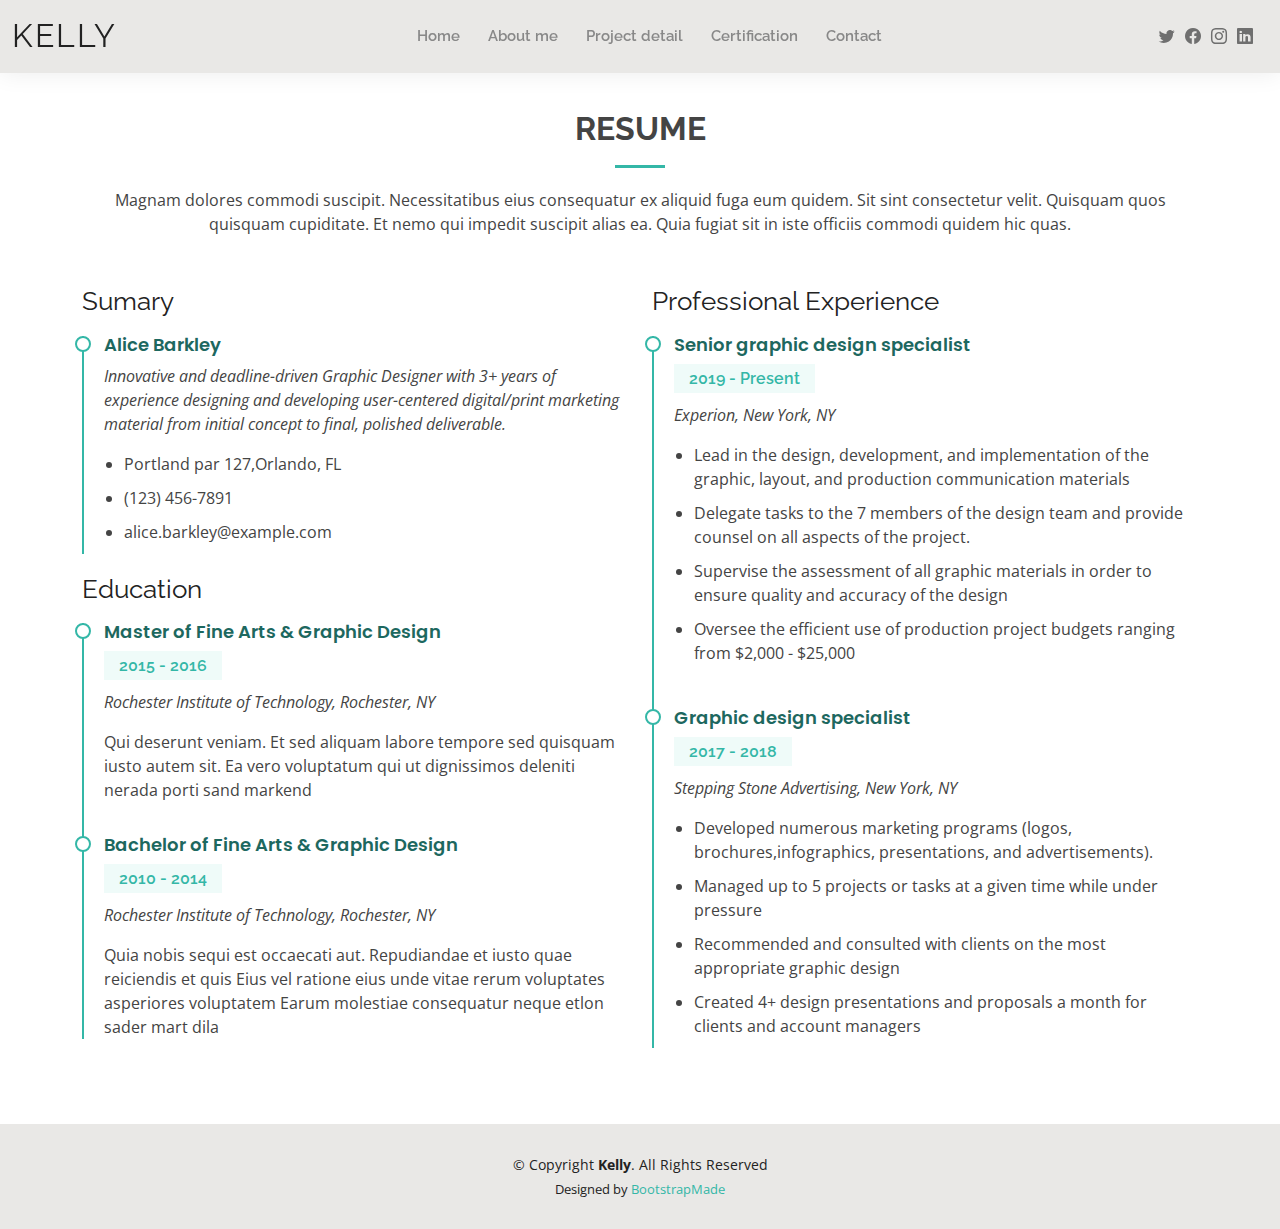
<file: resume.html>
<!DOCTYPE html>
<html lang="en">

<head>
  <meta charset="utf-8">
  <meta content="width=device-width, initial-scale=1.0" name="viewport">

  <title>Resume - Kelly Bootstrap Template</title>
  <meta content="" name="description">
  <meta content="" name="keywords">

  <!-- Favicons -->
  <link href="assets/img/favicon.png" rel="icon">
  <link href="assets/img/apple-touch-icon.png" rel="apple-touch-icon">

  <!-- Google Fonts -->
  <link href="https://fonts.googleapis.com/css?family=Open+Sans:300,300i,400,400i,600,600i,700,700i|Raleway:300,300i,400,400i,500,500i,600,600i,700,700i|Poppins:300,300i,400,400i,500,500i,600,600i,700,700i" rel="stylesheet">

  <!-- Vendor CSS Files -->
  <link href="assets/vendor/aos/aos.css" rel="stylesheet">
  <link href="assets/vendor/bootstrap/css/bootstrap.min.css" rel="stylesheet">
  <link href="assets/vendor/bootstrap-icons/bootstrap-icons.css" rel="stylesheet">
  <link href="assets/vendor/boxicons/css/boxicons.min.css" rel="stylesheet">
  <link href="assets/vendor/glightbox/css/glightbox.min.css" rel="stylesheet">
  <link href="assets/vendor/swiper/swiper-bundle.min.css" rel="stylesheet">

  <!-- Template Main CSS File -->
  <link href="assets/css/style.css" rel="stylesheet">

  <!-- =======================================================
  * Template Name: Kelly
  * Updated: Jan 09 2024 with Bootstrap v5.3.2
  * Template URL: https://bootstrapmade.com/kelly-free-bootstrap-cv-resume-html-template/
  * Author: BootstrapMade.com
  * License: https://bootstrapmade.com/license/
  ======================================================== -->
</head>

<body>

  <!-- ======= Header ======= -->
  <header id="header" class="fixed-top">
    <div class="container-fluid d-flex justify-content-between align-items-center">

      <h1 class="logo me-auto me-lg-0"><a href="index.html">Kelly</a></h1>
      <!-- Uncomment below if you prefer to use an image logo -->
      <!-- <a href="index.html" class="logo"><img src="assets/img/logo.png" alt="" class="img-fluid"></a>-->

      <nav id="navbar" class="navbar order-last order-lg-0">
        <ul>
          <li><a href="index.html">Home</a></li>
          <li><a href="about.html">About me</a></li>
          <!--<li><a class="active" href="resume.html">Project details</a></li>-->
          <li><a href="portfolio.html">Project detail</a></li>
          <li><a href="services.html">Certification</a></li>
          <li><a href="contact.html">Contact</a></li>
        </ul>
        <i class="bi bi-list mobile-nav-toggle"></i>
      </nav><!-- .navbar -->

      <div class="header-social-links">
        <a href="#" class="twitter"><i class="bi bi-twitter"></i></a>
        <a href="#" class="facebook"><i class="bi bi-facebook"></i></a>
        <a href="#" class="instagram"><i class="bi bi-instagram"></i></a>
        <a href="#" class="linkedin"><i class="bi bi-linkedin"></i></i></a>
      </div>

    </div>

  </header><!-- End Header -->

  <main id="main">

    <!-- ======= Resume Section ======= -->
    <section id="resume" class="resume">
      <div class="container" data-aos="fade-up">

        <div class="section-title">
          <h2>Resume</h2>
          <p>Magnam dolores commodi suscipit. Necessitatibus eius consequatur ex aliquid fuga eum quidem. Sit sint consectetur velit. Quisquam quos quisquam cupiditate. Et nemo qui impedit suscipit alias ea. Quia fugiat sit in iste officiis commodi quidem hic quas.</p>
        </div>

        <div class="row">
          <div class="col-lg-6">
            <h3 class="resume-title">Sumary</h3>
            <div class="resume-item pb-0">
              <h4>Alice Barkley</h4>
              <p><em>Innovative and deadline-driven Graphic Designer with 3+ years of experience designing and developing user-centered digital/print marketing material from initial concept to final, polished deliverable.</em></p>
              <p>
              <ul>
                <li>Portland par 127,Orlando, FL</li>
                <li>(123) 456-7891</li>
                <li>alice.barkley@example.com</li>
              </ul>
              </p>
            </div>

            <h3 class="resume-title">Education</h3>
            <div class="resume-item">
              <h4>Master of Fine Arts &amp; Graphic Design</h4>
              <h5>2015 - 2016</h5>
              <p><em>Rochester Institute of Technology, Rochester, NY</em></p>
              <p>Qui deserunt veniam. Et sed aliquam labore tempore sed quisquam iusto autem sit. Ea vero voluptatum qui ut dignissimos deleniti nerada porti sand markend</p>
            </div>
            <div class="resume-item">
              <h4>Bachelor of Fine Arts &amp; Graphic Design</h4>
              <h5>2010 - 2014</h5>
              <p><em>Rochester Institute of Technology, Rochester, NY</em></p>
              <p>Quia nobis sequi est occaecati aut. Repudiandae et iusto quae reiciendis et quis Eius vel ratione eius unde vitae rerum voluptates asperiores voluptatem Earum molestiae consequatur neque etlon sader mart dila</p>
            </div>
          </div>
          <div class="col-lg-6">
            <h3 class="resume-title">Professional Experience</h3>
            <div class="resume-item">
              <h4>Senior graphic design specialist</h4>
              <h5>2019 - Present</h5>
              <p><em>Experion, New York, NY </em></p>
              <p>
              <ul>
                <li>Lead in the design, development, and implementation of the graphic, layout, and production communication materials</li>
                <li>Delegate tasks to the 7 members of the design team and provide counsel on all aspects of the project. </li>
                <li>Supervise the assessment of all graphic materials in order to ensure quality and accuracy of the design</li>
                <li>Oversee the efficient use of production project budgets ranging from $2,000 - $25,000</li>
              </ul>
              </p>
            </div>
            <div class="resume-item">
              <h4>Graphic design specialist</h4>
              <h5>2017 - 2018</h5>
              <p><em>Stepping Stone Advertising, New York, NY</em></p>
              <p>
              <ul>
                <li>Developed numerous marketing programs (logos, brochures,infographics, presentations, and advertisements).</li>
                <li>Managed up to 5 projects or tasks at a given time while under pressure</li>
                <li>Recommended and consulted with clients on the most appropriate graphic design</li>
                <li>Created 4+ design presentations and proposals a month for clients and account managers</li>
              </ul>
              </p>
            </div>
          </div>
        </div>

      </div>
    </section><!-- End Resume Section -->

  </main><!-- End #main -->

  <!-- ======= Footer ======= -->
  <footer id="footer">
    <div class="container">
      <div class="copyright">
        &copy; Copyright <strong><span>Kelly</span></strong>. All Rights Reserved
      </div>
      <div class="credits">
        <!-- All the links in the footer should remain intact. -->
        <!-- You can delete the links only if you purchased the pro version. -->
        <!-- Licensing information: https://bootstrapmade.com/license/ -->
        <!-- Purchase the pro version with working PHP/AJAX contact form: https://bootstrapmade.com/kelly-free-bootstrap-cv-resume-html-template/ -->
        Designed by <a href="https://bootstrapmade.com/">BootstrapMade</a>
      </div>
    </div>
  </footer><!-- End  Footer -->

  <div id="preloader"></div>
  <a href="#" class="back-to-top d-flex align-items-center justify-content-center"><i class="bi bi-arrow-up-short"></i></a>

  <!-- Vendor JS Files -->
  <script src="assets/vendor/purecounter/purecounter_vanilla.js"></script>
  <script src="assets/vendor/aos/aos.js"></script>
  <script src="assets/vendor/bootstrap/js/bootstrap.bundle.min.js"></script>
  <script src="assets/vendor/glightbox/js/glightbox.min.js"></script>
  <script src="assets/vendor/isotope-layout/isotope.pkgd.min.js"></script>
  <script src="assets/vendor/swiper/swiper-bundle.min.js"></script>
  <script src="assets/vendor/waypoints/noframework.waypoints.js"></script>
  <script src="assets/vendor/php-email-form/validate.js"></script>

  <!-- Template Main JS File -->
  <script src="assets/js/main.js"></script>

</body>

</html>
</file>
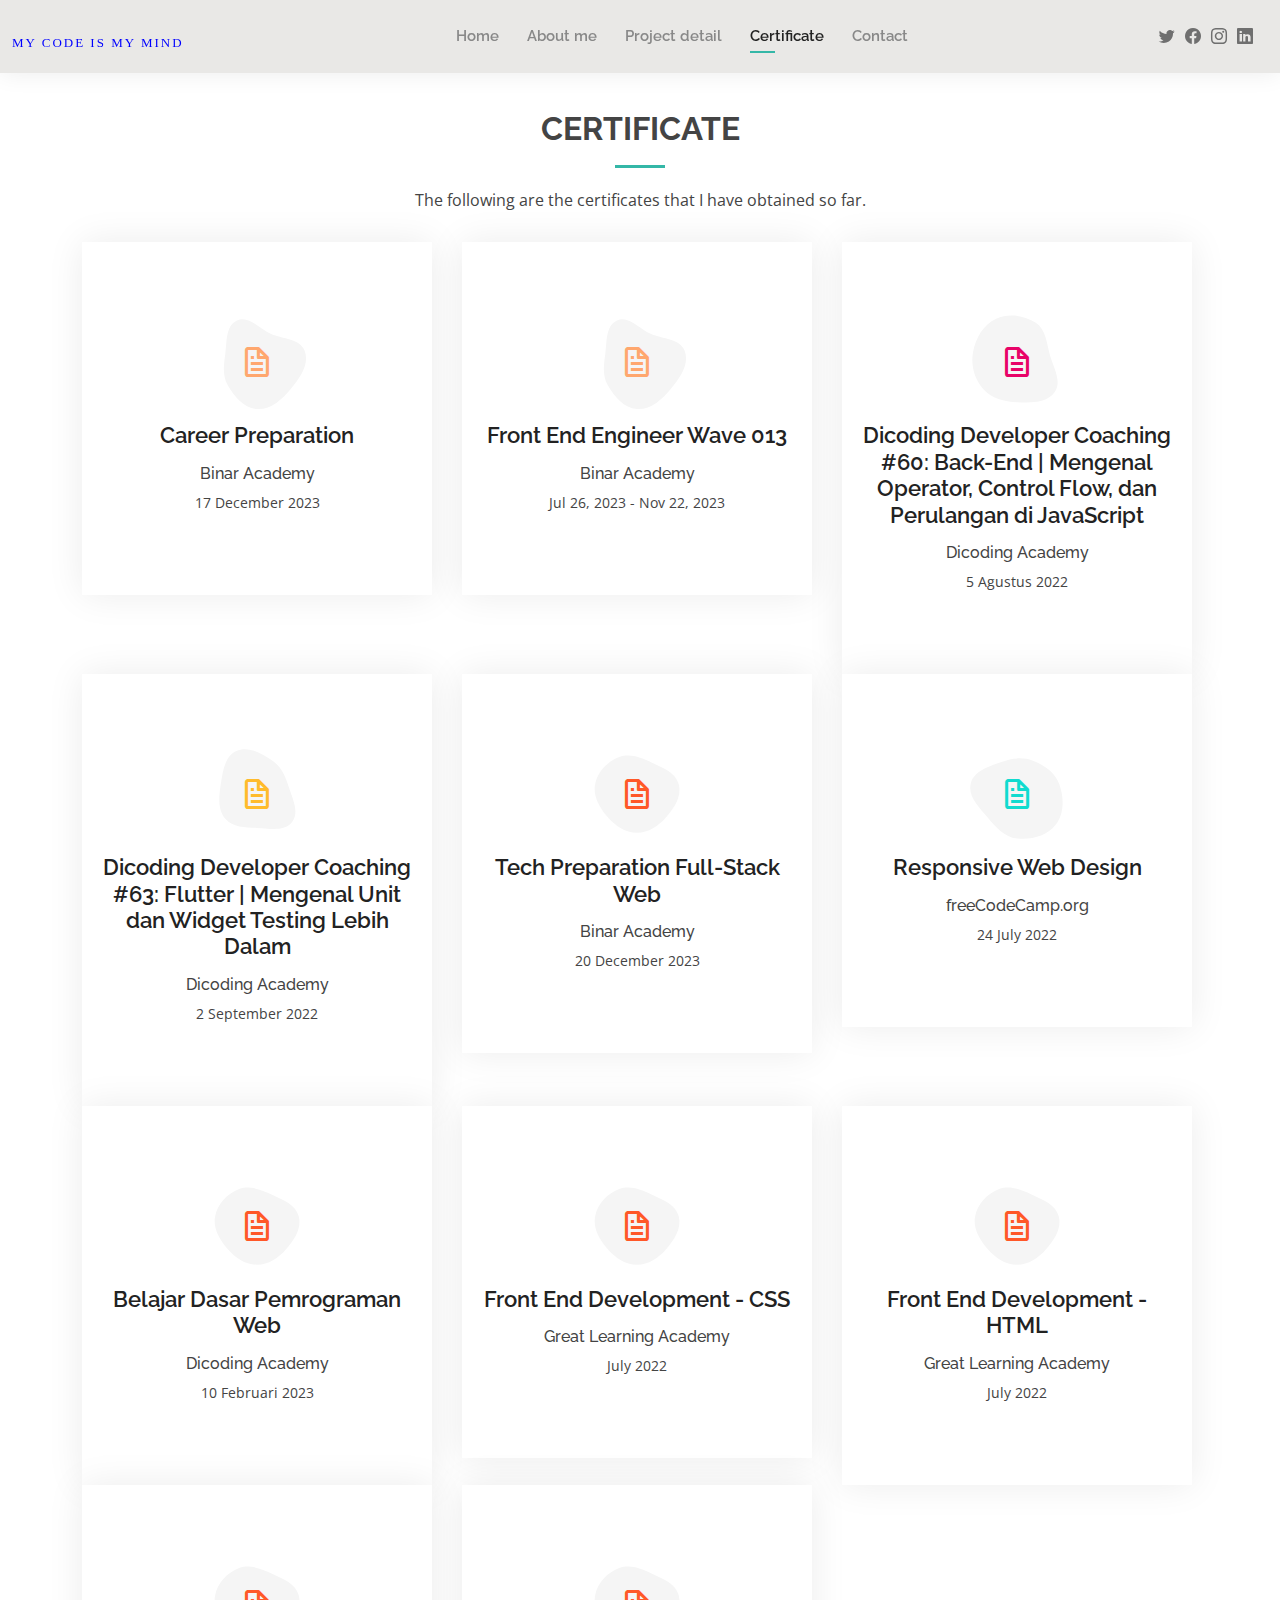
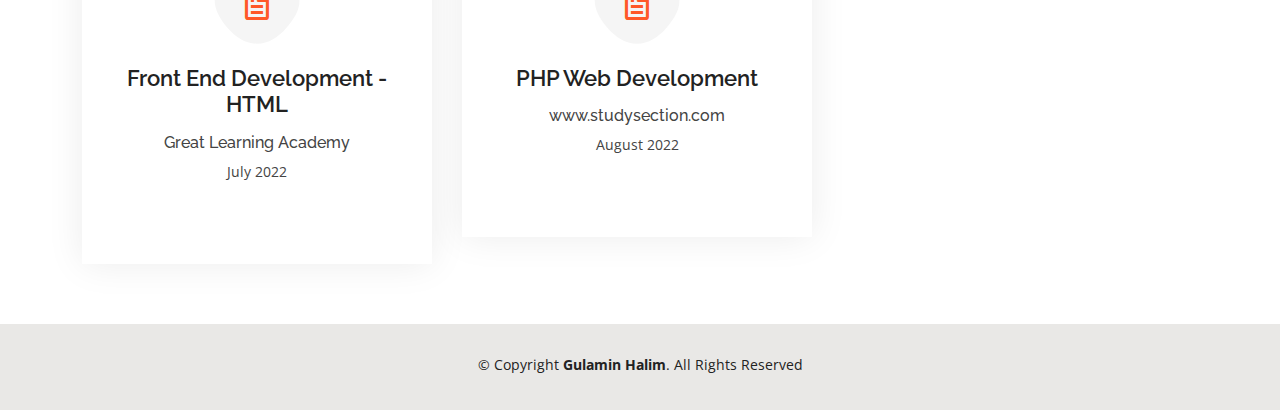
<file: services.html>
<!DOCTYPE html>
<html lang="en">

<head>
  <meta charset="utf-8">
  <meta content="width=device-width, initial-scale=1.0" name="viewport">

  <title>Portofolio Gulamin Halim TS</title>
  <meta content="" name="description">
  <meta content="" name="keywords">

  <!-- Favicons -->
  <link href="assets/img/favicon.png" rel="icon">
  <link href="assets/img/apple-touch-icon.png" rel="apple-touch-icon">

  <!-- Google Fonts -->
  <link href="https://fonts.googleapis.com/css?family=Open+Sans:300,300i,400,400i,600,600i,700,700i|Raleway:300,300i,400,400i,500,500i,600,600i,700,700i|Poppins:300,300i,400,400i,500,500i,600,600i,700,700i" rel="stylesheet">

  <!-- Vendor CSS Files -->
  <link href="assets/vendor/aos/aos.css" rel="stylesheet">
  <link href="assets/vendor/bootstrap/css/bootstrap.min.css" rel="stylesheet">
  <link href="assets/vendor/bootstrap-icons/bootstrap-icons.css" rel="stylesheet">
  <link href="assets/vendor/boxicons/css/boxicons.min.css" rel="stylesheet">
  <link href="assets/vendor/glightbox/css/glightbox.min.css" rel="stylesheet">
  <link href="assets/vendor/swiper/swiper-bundle.min.css" rel="stylesheet">

  <!-- Template Main CSS File -->
  <link href="assets/css/style.css" rel="stylesheet">

  <!-- =======================================================
  * Template Name: Kelly
  * Updated: Jan 09 2024 with Bootstrap v5.3.2
  * Template URL: https://bootstrapmade.com/kelly-free-bootstrap-cv-resume-html-template/
  * Author: BootstrapMade.com
  * License: https://bootstrapmade.com/license/
  ======================================================== -->
</head>

<body>

  <!-- ======= Header ======= -->
  <header id="header" class="fixed-top">
    <div class="container-fluid d-flex justify-content-between align-items-center">

      <h1 class="logo me-auto me-lg-0"><a href="index.html" style="font-family: Slackey; color: blue; font-size: small;">My code is my mind</a></h1>
      <!-- Uncomment below if you prefer to use an image logo -->
      <!-- <a href="index.html" class="logo"><img src="assets/img/logo.png" alt="" class="img-fluid"></a>-->

      <nav id="navbar" class="navbar order-last order-lg-0">
        <ul>
          <li><a href="index.html">Home</a></li>
          <li><a href="about.html">About me</a></li>
          <!--<li><a class="active" href="resume.html">Project details</a></li>-->
          <li><a href="portfolio-details.html">Project detail</a></li>
          <li><a class="active" href="services.html">Certificate</a></li>
          <li><a href="contact.html">Contact</a></li>
        </ul>
        <i class="bi bi-list mobile-nav-toggle"></i>
      </nav><!-- .navbar -->

      <div class="header-social-links">
        <a href="https://twitter.com/halimsrgr" class="twitter"><i class="bi bi-twitter"></i></a>
        <a href="https://m.facebook.com/profile.php/?id=1848198397" class="facebook"><i class="bi bi-facebook"></i></a>
        <a href="https://www.instagram.com/halim_srgr/" class="instagram"><i class="bi bi-instagram"></i></a>
        <a href="https://www.linkedin.com/in/gulamin-halim-toyoki-siregar-568378142/" class="linkedin"><i class="bi bi-linkedin"></i></i></a>
      </div>

    </div>

  </header><!-- End Header -->

  <main id="main">

    <!-- ======= Services Section ======= -->
    <section id="services" class="services">
      <div class="container" >

        <div class="section-title">
          <h2>Certificate</h2>
          <p>The following are the certificates that I have obtained so far.</p>
        </div>

        <div class="row ">
          <div class="col-lg-4 col-md-4 col-sm-4 " >
            <div class="icon-box iconbox-orange ">
              <div class="icon">
                <svg width="100" height="100" viewBox="0 0 600 600" xmlns="http://www.w3.org/2000/svg">
                  <path stroke="none" stroke-width="0" fill="#f5f5f5" d="M300,582.0697525312426C382.5290701553225,586.8405444964366,449.9789794690241,525.3245884688669,502.5850820975895,461.55621195738473C556.606425686781,396.0723002908107,615.8543463187945,314.28637112970534,586.6730223649479,234.56875336149918C558.9533121215079,158.8439757836574,454.9685369536778,164.00468322053177,381.49747125262974,130.76875717737553C312.15926192815925,99.40240125094834,248.97055460311594,18.661163978235184,179.8680185752513,50.54337015887873C110.5421016452524,82.52863877960104,119.82277516462835,180.83849132639028,109.12597500060166,256.43424936330496C100.08760227029461,320.3096726198365,92.17705696193138,384.0621239912766,124.79988738764834,439.7174275375508C164.83382741302287,508.01625554203684,220.96474134820875,577.5009287672846,300,582.0697525312426"></path>
                </svg>
                <i class="bx bx-file"></i>
              </div>
              <h4><a href="https://drive.google.com/file/d/1FHDJl1QefWW4TAm14OWh3A7v3kLD9jI3/view?usp=drive_link">Career Preparation</a></h4>
              <h6>Binar Academy</h6>
              <p>17 December 2023</p>
            </div>
          </div>

          <div class="col-lg-4 col-md-4 col-sm-4 " >
            <div class="icon-box iconbox-orange ">
              <div class="icon">
                <svg width="100" height="100" viewBox="0 0 600 600" xmlns="http://www.w3.org/2000/svg">
                  <path stroke="none" stroke-width="0" fill="#f5f5f5" d="M300,582.0697525312426C382.5290701553225,586.8405444964366,449.9789794690241,525.3245884688669,502.5850820975895,461.55621195738473C556.606425686781,396.0723002908107,615.8543463187945,314.28637112970534,586.6730223649479,234.56875336149918C558.9533121215079,158.8439757836574,454.9685369536778,164.00468322053177,381.49747125262974,130.76875717737553C312.15926192815925,99.40240125094834,248.97055460311594,18.661163978235184,179.8680185752513,50.54337015887873C110.5421016452524,82.52863877960104,119.82277516462835,180.83849132639028,109.12597500060166,256.43424936330496C100.08760227029461,320.3096726198365,92.17705696193138,384.0621239912766,124.79988738764834,439.7174275375508C164.83382741302287,508.01625554203684,220.96474134820875,577.5009287672846,300,582.0697525312426"></path>
                </svg>
                <i class="bx bx-file"></i>
              </div>
              <h4><a href="https://drive.google.com/file/d/1KryoKUmRpkJ2IPNAmqfAixZ7ejsKtbqb/view?usp=drive_link">Front End Engineer Wave 013</a></h4>
              <h6>Binar Academy</h6>
              <p>Jul 26, 2023 - Nov 22, 2023</p>
            </div>
          </div>

          <div class="col-lg-4 col-md-4 col-sm-4 ">
            <div class="icon-box iconbox-pink">
              <div class="icon">
                <svg width="100" height="100" viewBox="0 0 600 600" xmlns="http://www.w3.org/2000/svg">
                  <path stroke="none" stroke-width="0" fill="#f5f5f5" d="M300,541.5067337569781C382.14930387511276,545.0595476570109,479.8736841581634,548.3450877840088,526.4010558755058,480.5488172755941C571.5218469581645,414.80211281144784,517.5187510058486,332.0715597781072,496.52539010469104,255.14436215662573C477.37192572678356,184.95920475031193,473.57363656557914,105.61284051026155,413.0603344069578,65.22779650032875C343.27470386102294,18.654635553484475,251.2091493199835,5.337323636656869,175.0934190732945,40.62881213300186C97.87086631185822,76.43348514350839,51.98124368387456,156.15599469081315,36.44837278890362,239.84606092416172C21.716077023791087,319.22268207091537,43.775223500013084,401.1760424656574,96.891909868211,461.97329694683043C147.22146801428983,519.5804099606455,223.5754009179313,538.201503339737,300,541.5067337569781"></path>
                </svg>
                <i class="bx bx-file"></i>
              </div>
              <h4><a href="https://drive.google.com/file/d/1c-T6psaY6DXUQGayTEd9A-vsFLq5K8d1/view?usp=drive_link">Dicoding Developer Coaching #60: Back-End | Mengenal Operator,
                Control Flow, dan Perulangan di JavaScript</a></h4>
                <h6>Dicoding Academy</h6>
              <p>5 Agustus 2022</p>
            </div>
          </div>

          </div>

          <div class="row ">
            <div class="col-lg-4 col-md-4 col-sm-4">
              <div class="icon-box iconbox-yellow">
                <div class="icon">
                  <svg width="100" height="100" viewBox="0 0 600 600" xmlns="http://www.w3.org/2000/svg">
                    <path stroke="none" stroke-width="0" fill="#f5f5f5" d="M300,503.46388370962813C374.79870501325706,506.71871716319447,464.8034551963731,527.1746412648533,510.4981551193396,467.86667711651364C555.9287308511215,408.9015244558933,512.6030010748507,327.5744911775523,490.211057578863,256.5855673507754C471.097692560561,195.9906835881958,447.69079081568157,138.11976852964426,395.19560036434837,102.3242989838813C329.3053358748298,57.3949838291264,248.02791733380457,8.279543830951368,175.87071277845988,42.242879143198664C103.41431057327972,76.34704239035025,93.79494320519305,170.9812938413882,81.28167332365135,250.07896920659033C70.17666984294237,320.27484674793965,64.84698225790005,396.69656628748305,111.28512138212992,450.4950937839243C156.20124167950087,502.5303643271138,231.32542653798444,500.4755392045468,300,503.46388370962813"></path>
                  </svg>
                  <i class="bx bx-file"></i>
                </div>
                <h4><a href="https://drive.google.com/file/d/1WXIos54Ak7HmxNztaWrEBOPwcUG0E1d3/view?usp=sharing">Dicoding Developer Coaching #63: Flutter | Mengenal Unit dan Widget
                  Testing Lebih Dalam</a></h4>
                  <h6>Dicoding Academy</h6>
                <p>2 September 2022</p>
              </div>
            </div>
  
            <div class="col-lg-4 col-md-4 col-sm-4">
              <div class="icon-box iconbox-red">
                <div class="icon">
                  <svg width="100" height="100" viewBox="0 0 600 600" xmlns="http://www.w3.org/2000/svg">
                    <path stroke="none" stroke-width="0" fill="#f5f5f5" d="M300,532.3542879108572C369.38199826031484,532.3153073249985,429.10787420159085,491.63046689027357,474.5244479745417,439.17860296908856C522.8885846962883,383.3225815378663,569.1668002868075,314.3205725914397,550.7432151929288,242.7694973846089C532.6665558377875,172.5657663291529,456.2379748765914,142.6223662098291,390.3689995646985,112.34683881706744C326.66090330228417,83.06452184765237,258.84405631176094,53.51806209861945,193.32584062364296,78.48882559362697C121.61183558270385,105.82097193414197,62.805066853699245,167.19869350419734,48.57481801355237,242.6138429142374C34.843463184063346,315.3850353017275,76.69343916112496,383.4422959591041,125.22947124332185,439.3748458443577C170.7312796277747,491.8107796887764,230.57421082200815,532.3932930995766,300,532.3542879108572"></path>
                  </svg>
                  <i class="bx bx-file"></i>
                </div>
                <h4><a href="https://drive.google.com/file/d/1I3nSf6OMUBsfNYUXDAvwPZko0i5KAEKh/view?usp=sharing">Tech Preparation Full-Stack Web</a></h4>
                <h6>Binar Academy</h6>
                <p>20 December 2023</p>
              </div>
            </div>
  
            <div class="col-lg-4 col-md-4 col-sm-4">
              <div class="icon-box iconbox-teal">
                <div class="icon">
                  <svg width="100" height="100" viewBox="0 0 600 600" xmlns="http://www.w3.org/2000/svg">
                    <path stroke="none" stroke-width="0" fill="#f5f5f5" d="M300,566.797414625762C385.7384707136149,576.1784315230908,478.7894351017131,552.8928747891023,531.9192734346935,484.94944893311C584.6109503024035,417.5663521118492,582.489472248146,322.67544863468447,553.9536738515405,242.03673114598146C529.1557734026468,171.96086150256528,465.24506316201064,127.66468636344209,395.9583748389544,100.7403814666027C334.2173773831606,76.7482773500951,269.4350130405921,84.62216499799875,207.1952322260088,107.2889140133804C132.92018162631612,134.33871894543012,41.79353780512637,160.00259165414826,22.644507872594943,236.69541883565114C3.319112789854554,314.0945973066697,72.72355303640163,379.243833228382,124.04198916343866,440.3218312028393C172.9286146004772,498.5055451809895,224.45579914871206,558.5317968840102,300,566.797414625762"></path>
                  </svg>
                  <i class="bx bx-file"></i>
                </div>
                <h4><a href="https://drive.google.com/file/d/1IbeA_x2Wl5Wierdx7GQ9g-3z-Z51Yj1x/view?usp=sharing">Responsive Web Design</a></h4>
                <h6>freeCodeCamp.org</h6>
                <p>24 July 2022</p>
              </div>
            </div>
  

          </div>


          <div class="row ">
            <div class="col-lg-4 col-md-4 col-sm-4 ">
              <div class="icon-box iconbox-red">
                <div class="icon">
                  <svg width="100" height="100" viewBox="0 0 600 600" xmlns="http://www.w3.org/2000/svg">
                    <path stroke="none" stroke-width="0" fill="#f5f5f5" d="M300,532.3542879108572C369.38199826031484,532.3153073249985,429.10787420159085,491.63046689027357,474.5244479745417,439.17860296908856C522.8885846962883,383.3225815378663,569.1668002868075,314.3205725914397,550.7432151929288,242.7694973846089C532.6665558377875,172.5657663291529,456.2379748765914,142.6223662098291,390.3689995646985,112.34683881706744C326.66090330228417,83.06452184765237,258.84405631176094,53.51806209861945,193.32584062364296,78.48882559362697C121.61183558270385,105.82097193414197,62.805066853699245,167.19869350419734,48.57481801355237,242.6138429142374C34.843463184063346,315.3850353017275,76.69343916112496,383.4422959591041,125.22947124332185,439.3748458443577C170.7312796277747,491.8107796887764,230.57421082200815,532.3932930995766,300,532.3542879108572"></path>
                  </svg>
                  <i class="bx bx-file"></i>
                </div>
                <h4><a href="https://drive.google.com/file/d/1dV8qCM68oRUL2gyAMKJkF77_eamOnVGe/view?usp=sharing">Belajar Dasar Pemrograman Web</a></h4>
                <h6>Dicoding Academy</h6>
                <p>10 Februari 2023</p>
              </div>
            </div>  
  
            <div class="col-lg-4 col-md-4 col-sm-4 ">
              <div class="icon-box iconbox-red">
                <div class="icon">
                  <svg width="100" height="100" viewBox="0 0 600 600" xmlns="http://www.w3.org/2000/svg">
                    <path stroke="none" stroke-width="0" fill="#f5f5f5" d="M300,532.3542879108572C369.38199826031484,532.3153073249985,429.10787420159085,491.63046689027357,474.5244479745417,439.17860296908856C522.8885846962883,383.3225815378663,569.1668002868075,314.3205725914397,550.7432151929288,242.7694973846089C532.6665558377875,172.5657663291529,456.2379748765914,142.6223662098291,390.3689995646985,112.34683881706744C326.66090330228417,83.06452184765237,258.84405631176094,53.51806209861945,193.32584062364296,78.48882559362697C121.61183558270385,105.82097193414197,62.805066853699245,167.19869350419734,48.57481801355237,242.6138429142374C34.843463184063346,315.3850353017275,76.69343916112496,383.4422959591041,125.22947124332185,439.3748458443577C170.7312796277747,491.8107796887764,230.57421082200815,532.3932930995766,300,532.3542879108572"></path>
                  </svg>
                  <i class="bx bx-file"></i>
                </div>
                <h4><a href="https://drive.google.com/file/d/1t0_wyUueqpKt7g1_6LEOAgDrs0JNr7mr/view?usp=sharing">Front End Development - CSS</a></h4>
                <h6>Great Learning Academy</h6>
                <p>July 2022</p>
              </div>
            </div>  
  
            <div class="col-lg-4 col-md-4 col-sm-4">
              <div class="icon-box iconbox-red">
                <div class="icon">
                  <svg width="100" height="100" viewBox="0 0 600 600" xmlns="http://www.w3.org/2000/svg">
                    <path stroke="none" stroke-width="0" fill="#f5f5f5" d="M300,532.3542879108572C369.38199826031484,532.3153073249985,429.10787420159085,491.63046689027357,474.5244479745417,439.17860296908856C522.8885846962883,383.3225815378663,569.1668002868075,314.3205725914397,550.7432151929288,242.7694973846089C532.6665558377875,172.5657663291529,456.2379748765914,142.6223662098291,390.3689995646985,112.34683881706744C326.66090330228417,83.06452184765237,258.84405631176094,53.51806209861945,193.32584062364296,78.48882559362697C121.61183558270385,105.82097193414197,62.805066853699245,167.19869350419734,48.57481801355237,242.6138429142374C34.843463184063346,315.3850353017275,76.69343916112496,383.4422959591041,125.22947124332185,439.3748458443577C170.7312796277747,491.8107796887764,230.57421082200815,532.3932930995766,300,532.3542879108572"></path>
                  </svg>
                  <i class="bx bx-file"></i>
                </div>
                <h4><a href="https://drive.google.com/file/d/1aYF9bz8crvJAC8G9ZmQlxREkn1sgQghY/view?usp=sharing">Front End Development - HTML</a></h4>
                <h6>Great Learning Academy</h6>
                <p>July 2022</p>
              </div>
            </div> 

          </div>


          <div class="row ">
            <div class="col-lg-4 col-md-4 col-sm-4 ">
              <div class="icon-box iconbox-red">
                <div class="icon">
                  <svg width="100" height="100" viewBox="0 0 600 600" xmlns="http://www.w3.org/2000/svg">
                    <path stroke="none" stroke-width="0" fill="#f5f5f5" d="M300,532.3542879108572C369.38199826031484,532.3153073249985,429.10787420159085,491.63046689027357,474.5244479745417,439.17860296908856C522.8885846962883,383.3225815378663,569.1668002868075,314.3205725914397,550.7432151929288,242.7694973846089C532.6665558377875,172.5657663291529,456.2379748765914,142.6223662098291,390.3689995646985,112.34683881706744C326.66090330228417,83.06452184765237,258.84405631176094,53.51806209861945,193.32584062364296,78.48882559362697C121.61183558270385,105.82097193414197,62.805066853699245,167.19869350419734,48.57481801355237,242.6138429142374C34.843463184063346,315.3850353017275,76.69343916112496,383.4422959591041,125.22947124332185,439.3748458443577C170.7312796277747,491.8107796887764,230.57421082200815,532.3932930995766,300,532.3542879108572"></path>
                  </svg>
                  <i class="bx bx-file"></i>
                </div>
                <h4><a href="https://drive.google.com/file/d/1aYF9bz8crvJAC8G9ZmQlxREkn1sgQghY/view?usp=sharing">Front End Development - HTML</a></h4>
                <h6>Great Learning Academy</h6>
                <p>July 2022</p>
              </div>
            </div>  
  
            <div class="col-lg-4 col-md-4 col-sm-4 ">
              <div class="icon-box iconbox-red">
                <div class="icon">
                  <svg width="100" height="100" viewBox="0 0 600 600" xmlns="http://www.w3.org/2000/svg">
                    <path stroke="none" stroke-width="0" fill="#f5f5f5" d="M300,532.3542879108572C369.38199826031484,532.3153073249985,429.10787420159085,491.63046689027357,474.5244479745417,439.17860296908856C522.8885846962883,383.3225815378663,569.1668002868075,314.3205725914397,550.7432151929288,242.7694973846089C532.6665558377875,172.5657663291529,456.2379748765914,142.6223662098291,390.3689995646985,112.34683881706744C326.66090330228417,83.06452184765237,258.84405631176094,53.51806209861945,193.32584062364296,78.48882559362697C121.61183558270385,105.82097193414197,62.805066853699245,167.19869350419734,48.57481801355237,242.6138429142374C34.843463184063346,315.3850353017275,76.69343916112496,383.4422959591041,125.22947124332185,439.3748458443577C170.7312796277747,491.8107796887764,230.57421082200815,532.3932930995766,300,532.3542879108572"></path>
                  </svg>
                  <i class="bx bx-file"></i>
                </div>
                <h4><a href="https://drive.google.com/file/d/1blyYX54nvrhqFcbhpnErCdUhNcHqdo7T/view?usp=sharing">PHP Web Development</a></h4>
                <h6>www.studysection.com</h6>
                <p>August 2022</p>
              </div>
            </div> 
          </div>
         

      </div>
    </section><!-- End Services Section -->

  </main><!-- End #main -->

  <!-- ======= Footer ======= -->
  <footer id="footer">
    <div class="container">
      <div class="copyright">
        &copy; Copyright <strong><span>Gulamin Halim</span></strong>. All Rights Reserved
      </div>
      <div class="credits">
        <!-- All the links in the footer should remain intact. -->
        <!-- You can delete the links only if you purchased the pro version. -->
        <!-- Licensing information: https://bootstrapmade.com/license/ -->
        <!-- Purchase the pro version with working PHP/AJAX contact form: https://bootstrapmade.com/kelly-free-bootstrap-cv-resume-html-template/ -->
        <!-- Designed by <a href="https://bootstrapmade.com/">BootstrapMade</a> -->
      </div>
    </div>
  </footer><!-- End  Footer -->

  <div id="preloader"></div>
  <a href="#" class="back-to-top d-flex align-items-center justify-content-center"><i class="bi bi-arrow-up-short"></i></a>

  <!-- Vendor JS Files -->
  <script src="assets/vendor/purecounter/purecounter_vanilla.js"></script>
  <script src="assets/vendor/aos/aos.js"></script>
  <script src="assets/vendor/bootstrap/js/bootstrap.bundle.min.js"></script>
  <script src="assets/vendor/glightbox/js/glightbox.min.js"></script>
  <script src="assets/vendor/isotope-layout/isotope.pkgd.min.js"></script>
  <script src="assets/vendor/swiper/swiper-bundle.min.js"></script>
  <script src="assets/vendor/waypoints/noframework.waypoints.js"></script>
  <script src="assets/vendor/php-email-form/validate.js"></script>

  <!-- Template Main JS File -->
  <script src="assets/js/main.js"></script>

</body>

</html>
</file>
<file: assets/css/style.css>
/**
* Template Name: Kelly
* Updated: Jan 09 2024 with Bootstrap v5.3.2
* Template URL: https://bootstrapmade.com/kelly-free-bootstrap-cv-resume-html-template/
* Author: BootstrapMade.com
* License: https://bootstrapmade.com/license/
*/

/*--------------------------------------------------------------
# General
--------------------------------------------------------------*/
body {
  font-family: "Open Sans", sans-serif;
  color: #444444;
}

a {
  color: #34b7a7;
  text-decoration: none;
}

a:hover {
  color: #51cdbe;
  text-decoration: none;
}

h1,
h2,
h3,
h4,
h5,
h6 {
  font-family: "Raleway", sans-serif;
}

#main {
  margin-top: 50px;
}


@media screen and (max-width: 720px) {
  h1 {
    font-size: 25px !important;
  }
}

@media screen and (max-width: 720px) {
  .rwd {
    width: 90% !important;
  }
}




@media (max-width: 992px) {
  #main {
    margin-top: 30px;
  }
}

/*--------------------------------------------------------------
# Preloader
--------------------------------------------------------------*/
#preloader {
  position: fixed;
  top: 0;
  left: 0;
  right: 0;
  bottom: 0;
  z-index: 9999;
  overflow: hidden;
  background: #fff;
}

#preloader:before {
  content: "";
  position: fixed;
  top: calc(50% - 30px);
  left: calc(50% - 30px);
  border: 6px solid #34b7a7;
  border-top-color: #dcf5f2;
  border-radius: 50%;
  width: 60px;
  height: 60px;
  animation: animate-preloader 1s linear infinite;
}

@keyframes animate-preloader {
  0% {
    transform: rotate(0deg);
  }

  100% {
    transform: rotate(360deg);
  }
}

/*--------------------------------------------------------------
# Back to top button
--------------------------------------------------------------*/
.back-to-top {
  position: fixed;
  visibility: hidden;
  opacity: 0;
  right: 15px;
  bottom: 15px;
  z-index: 996;
  background: #34b7a7;
  width: 40px;
  height: 40px;
  border-radius: 50px;
  transition: all 0.4s;
}

.back-to-top i {
  font-size: 24px;
  color: #fff;
  line-height: 0;
}

.back-to-top:hover {
  background: #49cbbb;
  color: #fff;
}

.back-to-top.active {
  visibility: visible;
  opacity: 1;
}

/*--------------------------------------------------------------
# Header
--------------------------------------------------------------*/
#header {
  background: #e9e8e6;
  box-shadow: 0px 0px 25px 0 rgba(0, 0, 0, 0.08);
  z-index: 997;
  padding: 15px 0;
}

#header .logo {
  font-size: 32px;
  margin: 0;
  padding: 0;
  line-height: 1;
  font-weight: 400;
  letter-spacing: 2px;
  text-transform: uppercase;
}

#header .logo a {
  color: #222222;
}

#header .logo img {
  max-height: 40px;
}

@media (max-width: 992px) {
  #header .logo {
    font-size: 28px;
  }
}

/*--------------------------------------------------------------
# Header Social Links
--------------------------------------------------------------*/
.header-social-links {
  padding-right: 15px;
}

.header-social-links a {
  color: #6f6f6f;
  padding-left: 6px;
  display: inline-block;
  line-height: 0px;
  transition: 0.3s;
  font-size: 16px;
}

.header-social-links a:hover {
  color: #34b7a7;
}

/*--------------------------------------------------------------
# Navigation Menu
--------------------------------------------------------------*/
/**
* Desktop Navigation 
*/
.navbar {
  padding: 0;
}

.navbar ul {
  margin: 0;
  padding: 0;
  display: flex;
  list-style: none;
  align-items: center;
}

.navbar li {
  position: relative;
  padding: 10px 0 10px 28px;
}

.navbar a,
.navbar a:focus {
  display: flex;
  align-items: center;
  justify-content: space-between;
  font-family: "Raleway", sans-serif;
  font-size: 15px;
  font-weight: 600;
  color: #888888;
  white-space: nowrap;
  transition: 0.3s;
  position: relative;
}

.navbar a i,
.navbar a:focus i {
  font-size: 12px;
  line-height: 0;
  margin-left: 5px;
}

.navbar>ul>li>a:before {
  content: "";
  position: absolute;
  width: 0;
  height: 2px;
  bottom: -5px;
  left: 0;
  background-color: #34b7a7;
  visibility: hidden;
  width: 0px;
  transition: all 0.3s ease-in-out 0s;
}

.navbar a:hover:before,
.navbar li:hover>a:before,
.navbar .active:before {
  visibility: visible;
  width: 25px;
}

.navbar a:hover,
.navbar .active,
.navbar .active:focus,
.navbar li:hover>a {
  color: #222222;
}

.navbar .dropdown ul {
  display: block;
  position: absolute;
  left: 14px;
  top: calc(100% + 30px);
  margin: 0;
  padding: 10px 0;
  z-index: 99;
  opacity: 0;
  visibility: hidden;
  background: #fff;
  box-shadow: 0px 0px 30px rgba(127, 137, 161, 0.25);
  transition: 0.3s;
  border-radius: 4px;
}

.navbar .dropdown ul li {
  min-width: 200px;
  padding: 0;
}

.navbar .dropdown ul a {
  padding: 10px 20px;
  font-size: 15px;
  text-transform: none;
  font-weight: 600;
}

.navbar .dropdown ul a i {
  font-size: 12px;
}

.navbar .dropdown ul a:hover,
.navbar .dropdown ul .active:hover,
.navbar .dropdown ul li:hover>a {
  color: #34b7a7;
}

.navbar .dropdown:hover>ul {
  opacity: 1;
  top: 100%;
  visibility: visible;
}

.navbar .dropdown .dropdown ul {
  top: 0;
  left: calc(100% - 30px);
  visibility: hidden;
}

.navbar .dropdown .dropdown:hover>ul {
  opacity: 1;
  top: 0;
  left: 100%;
  visibility: visible;
}



@media (max-width: 1366px) {
  .navbar .dropdown .dropdown ul {
    left: -90%;
  }

  .navbar .dropdown .dropdown:hover>ul {
    left: -100%;
  }
}

/**
* Mobile Navigation 
*/
.mobile-nav-toggle {
  color: #222222;
  font-size: 28px;
  cursor: pointer;
  display: none;
  line-height: 0;
  transition: 0.5s;
}

.mobile-nav-toggle.bi-x {
  color: #fff;
}

@media (max-width: 991px) {
  .mobile-nav-toggle {
    display: block;
  }

  .navbar ul {
    display: none;
  }
}

.navbar-mobile {
  position: fixed;
  overflow: hidden;
  top: 0;
  right: 0;
  left: 0;
  bottom: 0;
  background: rgba(9, 9, 9, 0.9);
  transition: 0.3s;
  z-index: 999;
}

.navbar-mobile .mobile-nav-toggle {
  position: absolute;
  top: 15px;
  right: 15px;
}

.navbar-mobile ul {
  display: block;
  position: absolute;
  top: 55px;
  right: 15px;
  bottom: 15px;
  left: 15px;
  padding: 10px 0;
  border-radius: 10px;
  background-color: #fff;
  overflow-y: auto;
  transition: 0.3s;
}

.navbar-mobile a,
.navbar-mobile a:focus {
  font-size: 15px;
  padding-right: 15px;
  color: #222222;
}

.navbar-mobile a:hover,
.navbar-mobile .active,
.navbar-mobile li:hover>a {
  color: #34b7a7;
}

.navbar-mobile .getstarted,
.navbar-mobile .getstarted:focus {
  margin: 15px;
}

.navbar-mobile .dropdown ul {
  position: static;
  display: none;
  margin: 10px 20px;
  padding: 10px 0;
  z-index: 99;
  opacity: 1;
  visibility: visible;
  background: #fff;
  box-shadow: 0px 0px 30px rgba(127, 137, 161, 0.25);
}

.navbar-mobile .dropdown ul li {
  min-width: 200px;
}

.navbar-mobile .dropdown ul a {
  padding: 10px 20px;
}

.navbar-mobile .dropdown ul a i {
  font-size: 12px;
}

.navbar-mobile .dropdown ul a:hover,
.navbar-mobile .dropdown ul .active:hover,
.navbar-mobile .dropdown ul li:hover>a {
  color: #34b7a7;
}

.navbar-mobile .dropdown>.dropdown-active {
  display: block;
}

/*--------------------------------------------------------------
# Hero Section
--------------------------------------------------------------*/
#hero {
  width: 100%;
  height: 100vh;
  background: url("../img/hero2-bg.png") top right;
  background-size: cover;
}

#hero .container {
  padding-top: 70px;
  position: relative;
}

@media (max-width: 992px) {
  #hero .container {
    padding-top: 58px;
  }
}


@media screen and (max-width: 720px) {
  #hero {
    background: url("../img/hero2-bg.png");
    background-position: center;
    background-repeat: no-repeat;
    background-size: contain;
    
  }
}


#hero h1 {
  margin: 0;
  font-size: 48px;
  font-weight: 700;
  line-height: 56px;
  color: #222222;
}

#hero h2 {
  color: #6f6f6f;
  margin: 10px 0 0 0;
  font-size: 22px;
}

#hero .btn-about {
  font-family: "Raleway", sans-serif;
  text-transform: uppercase;
  font-weight: 600;
  font-size: 12px;
  letter-spacing: 2px;
  display: inline-block;
  padding: 12px 40px;
  border-radius: 50px;
  transition: 0.5s;
  color: #fff;
  background: #34b7a7;
}

#hero .btn-about:hover {
  background: #3dc8b7;
}

@media (min-width: 1024px) {
  #hero {
    background-attachment: fixed;
  }
}



@media (max-width: 992px) {
  #hero:before {
    content: "";
    
    position: absolute;
    bottom: 0;
    top: 0;
    left: 0;
    right: 0;
  }

  #hero h1 {
    font-size: 28px;
    line-height: 36px;
  }

  #hero h2 {
    font-size: 18px;
    line-height: 24px;
  }
}

/*--------------------------------------------------------------
# Sections General
--------------------------------------------------------------*/
section {
  padding: 60px 0;
}

.section-bg {
  background-color: #e7f8f6;
}

.section-title {
  text-align: center;
  padding-bottom: 30px;
}

.section-title h2 {
  font-size: 32px;
  font-weight: bold;
  text-transform: uppercase;
  margin-bottom: 20px;
  padding-bottom: 20px;
  position: relative;
}

.section-title h2::after {
  content: "";
  position: absolute;
  display: block;
  width: 50px;
  height: 3px;
  background: #34b7a7;
  bottom: 0;
  left: calc(50% - 25px);
}

.section-title p {
  margin-bottom: 0;
}

/*--------------------------------------------------------------
# Cta
--------------------------------------------------------------*/
.cta {
  background: linear-gradient(rgba(0, 0, 0, 0.6), rgba(0, 0, 0, 0.6)), url("../img/bg-1.jpg") fixed center center;
  background-size: cover;
  padding: 80px 0;
}

.cta h3 {
  color: #fff;
  font-size: 28px;
  font-weight: 700;
}

.cta p {
  color: #fff;
}

.cta .cta-btn {
  font-family: "Raleway", sans-serif;
  text-transform: uppercase;
  font-weight: 500;
  font-size: 16px;
  letter-spacing: 1px;
  display: inline-block;
  padding: 8px 20px;
  border-radius: 2px;
  transition: 0.5s;
  margin: 10px;
  border: 2px solid #fff;
  color: #fff;
}

.cta .cta-btn:hover {
  background: #34b7a7;
  border: 2px solid #34b7a7;
}

@media (max-width: 1024px) {
  .cta {
    background-attachment: scroll;
  }
}

@media (min-width: 769px) {
  .cta .cta-btn-container {
    display: flex;
    align-items: center;
    justify-content: flex-end;
  }
}

/*--------------------------------------------------------------
# About
--------------------------------------------------------------*/
.about .content h3 {
  font-weight: 700;
  font-size: 26px;
  color: #555555;
}

.about .content ul {
  list-style: none;
  padding: 0;
}

.about .content ul li {
  padding-bottom: 10px;
}

.about .content ul i {
  font-size: 20px;
  padding-right: 2px;
  color: #34b7a7;
}

.about .content p:last-child {
  margin-bottom: 0;
}

/*--------------------------------------------------------------
# Skills
--------------------------------------------------------------*/
.skills .progress {
  height: 60px;
  display: block;
  background: none;
  border-radius: 0;
}

.skills .progress .skill {
  padding: 10px 0;
  margin: 0 0 6px 0;
  text-transform: uppercase;
  display: block;
  font-weight: 600;
  font-family: "Poppins", sans-serif;
  color: #222222;
}

.skills .progress .skill .val {
  float: right;
  font-style: normal;
}

.skills .progress-bar-wrap {
  background: #f3f3f3;
}

.skills .progress-bar {
  width: 1px;
  height: 10px;
  transition: 0.9s;
  background-color: #34b7a7;
}

/*--------------------------------------------------------------
# Facts
--------------------------------------------------------------*/
.facts .counters span {
  font-size: 48px;
  display: block;
  color: #34b7a7;
}

.facts .counters p {
  padding: 0;
  margin: 0 0 20px 0;
  font-family: "Raleway", sans-serif;
  font-size: 14px;
}

/*--------------------------------------------------------------
# Testimonials
--------------------------------------------------------------*/
.testimonials .section-header {
  margin-bottom: 40px;
}

.testimonials .testimonials-carousel,
.testimonials .testimonials-slider {
  overflow: hidden;
}

.testimonials .testimonial-item {
  text-align: center;
}

.testimonials .testimonial-item .testimonial-img {
  width: 120px;
  border-radius: 50%;
  border: 4px solid #fff;
  margin: 0 auto;
}

.testimonials .testimonial-item h3 {
  font-size: 20px;
  font-weight: bold;
  margin: 10px 0 5px 0;
  color: #111;
}

.testimonials .testimonial-item h4 {
  font-size: 14px;
  color: #999;
  margin: 0 0 15px 0;
}

.testimonials .testimonial-item .quote-icon-left,
.testimonials .testimonial-item .quote-icon-right {
  color: #c8efea;
  font-size: 26px;
}

.testimonials .testimonial-item .quote-icon-left {
  display: inline-block;
  left: -5px;
  position: relative;
}

.testimonials .testimonial-item .quote-icon-right {
  display: inline-block;
  right: -5px;
  position: relative;
  top: 10px;
}

.testimonials .testimonial-item p {
  font-style: italic;
  margin: 0 auto 15px auto;
}

@media (min-width: 992px) {
  .testimonials .testimonial-item p {
    width: 80%;
  }
}

.testimonials .swiper-pagination {
  margin-top: 20px;
  position: relative;
}

.testimonials .swiper-pagination .swiper-pagination-bullet {
  width: 12px;
  height: 12px;
  background-color: #fff;
  opacity: 1;
  border: 1px solid #34b7a7;
}

.testimonials .swiper-pagination .swiper-pagination-bullet-active {
  background-color: #34b7a7;
}

/*--------------------------------------------------------------
# Resume
--------------------------------------------------------------*/
.resume .resume-title {
  font-size: 26px;
  font-weight: 400;
  margin-top: 20px;
  margin-bottom: 20px;
  color: #222222;
}

.resume .resume-item {
  padding: 0 0 20px 20px;
  margin-top: -2px;
  border-left: 2px solid #34b7a7;
  position: relative;
}

.resume .resume-item h4 {
  line-height: 18px;
  font-size: 18px;
  font-weight: 600;
  font-family: "Poppins", sans-serif;
  color: #1d685f;
  margin-bottom: 10px;
}

.resume .resume-item h5 {
  font-size: 16px;
  background: #effbf9;
  padding: 5px 15px;
  display: inline-block;
  font-weight: 600;
  margin-bottom: 10px;
  color: #34b7a7;
}

.resume .resume-item ul {
  padding-left: 20px;
}

.resume .resume-item ul li {
  padding-bottom: 10px;
}

.resume .resume-item:last-child {
  padding-bottom: 0;
}

.resume .resume-item::before {
  content: "";
  position: absolute;
  width: 16px;
  height: 16px;
  border-radius: 50px;
  left: -9px;
  top: 0;
  background: #fff;
  border: 2px solid #34b7a7;
}

/*--------------------------------------------------------------
# Services
--------------------------------------------------------------*/
.services .icon-box {
  text-align: center;
  padding: 70px 20px 80px 20px;
  width: 350px;
  transition: all ease-in-out 0.3s;
  background: #fff;
  box-shadow: 0px 0 35px 0 rgba(0, 0, 0, 0.08);
}

.services .icon-box .icon {
  margin: 0 auto;
  width: 100px;
  height: 100px;
  display: flex;
  align-items: center;
  justify-content: center;
  transition: ease-in-out 0.3s;
  position: relative;
}

.services .icon-box .icon i {
  font-size: 36px;
  transition: 0.5s;
  position: relative;
}

.services .icon-box .icon svg {
  position: absolute;
  top: 0;
  left: 0;
}

.services .icon-box .icon svg path {
  transition: 0.5s;
  fill: #f5f5f5;
}

.services .icon-box h4 {
  font-weight: 600;
  margin: 10px 0 15px 0;
  font-size: 22px;
}

.services .icon-box h4 a {
  color: #222222;
  transition: ease-in-out 0.3s;
}

.services .icon-box p {
  line-height: 24px;
  font-size: 14px;
  margin-bottom: 0;
}

.services .iconbox-blue i {
  color: #47aeff;
}

.services .iconbox-blue:hover .icon i {
  color: #fff;
}

.services .iconbox-blue:hover .icon path {
  fill: #47aeff;
}

.services .iconbox-orange i {
  color: #ffa76e;
}

.services .iconbox-orange:hover .icon i {
  color: #fff;
}

.services .iconbox-orange:hover .icon path {
  fill: #ffa76e;
}

.services .iconbox-pink i {
  color: #e80368;
}

.services .iconbox-pink:hover .icon i {
  color: #fff;
}

.services .iconbox-pink:hover .icon path {
  fill: #e80368;
}

.services .iconbox-yellow i {
  color: #ffbb2c;
}

.services .iconbox-yellow:hover .icon i {
  color: #fff;
}

.services .iconbox-yellow:hover .icon path {
  fill: #ffbb2c;
}

.services .iconbox-red i {
  color: #ff5828;
}

.services .iconbox-red:hover .icon i {
  color: #fff;
}

.services .iconbox-red:hover .icon path {
  fill: #ff5828;
}

.services .iconbox-teal i {
  color: #11dbcf;
}

.services .iconbox-teal:hover .icon i {
  color: #fff;
}

.services .iconbox-teal:hover .icon path {
  fill: #11dbcf;
}

/*--------------------------------------------------------------
# Portfolio
--------------------------------------------------------------*/
.portfolio .portfolio-item {
  margin-bottom: 30px;
}

.portfolio #portfolio-flters {
  padding: 0;
  margin: 0 auto 20px auto;
  list-style: none;
  text-align: center;
}

.portfolio #portfolio-flters li {
  cursor: pointer;
  display: inline-block;
  padding: 8px 16px 10px 16px;
  font-size: 13px;
  font-weight: 500;
  line-height: 1;
  text-transform: uppercase;
  color: #444444;
  margin-bottom: 5px;
  transition: all 0.3s ease-in-out;
  border-radius: 50px;
}

.portfolio #portfolio-flters li:hover,
.portfolio #portfolio-flters li.filter-active {
  color: #fff;
  background: #34b7a7;
}

.portfolio #portfolio-flters li:last-child {
  margin-right: 0;
}

.portfolio .portfolio-wrap {
  transition: 0.3s;
  position: relative;
  overflow: hidden;
  z-index: 1;
  background: rgba(34, 34, 34, 0.6);
}

.portfolio .portfolio-wrap::before {
  content: "";
  background: rgba(34, 34, 34, 0.6);
  position: absolute;
  left: 0;
  right: 0;
  top: 0;
  bottom: 0;
  transition: all ease-in-out 0.3s;
  z-index: 2;
  opacity: 0;
}

.portfolio .portfolio-wrap img {
  transition: all ease-in-out 0.3s;
}

.portfolio .portfolio-wrap .portfolio-info {
  opacity: 0;
  position: absolute;
  top: 0;
  left: 0;
  right: 0;
  bottom: 0;
  z-index: 3;
  transition: all ease-in-out 0.3s;
  display: flex;
  flex-direction: column;
  justify-content: flex-end;
  align-items: flex-start;
  padding: 20px;
}

.portfolio .portfolio-wrap .portfolio-info h4 {
  font-size: 20px;
  color: #fff;
  font-weight: 600;
}

.portfolio .portfolio-wrap .portfolio-info p {
  color: rgba(255, 255, 255, 0.7);
  font-size: 14px;
  text-transform: uppercase;
  padding: 0;
  margin: 0;
  font-style: italic;
}

.portfolio .portfolio-wrap .portfolio-links {
  text-align: center;
  z-index: 4;
}

.portfolio .portfolio-wrap .portfolio-links a {
  color: #fff;
  margin: 0 5px 0 0;
  font-size: 28px;
  display: inline-block;
  transition: 0.3s;
}

.portfolio .portfolio-wrap .portfolio-links a:hover {
  color: #78d9cd;
}

.portfolio .portfolio-wrap:hover::before {
  opacity: 1;
}

.portfolio .portfolio-wrap:hover img {
  transform: scale(1.2);
}

.portfolio .portfolio-wrap:hover .portfolio-info {
  opacity: 1;
}

/*--------------------------------------------------------------
# Portfolio Details
--------------------------------------------------------------*/
.portfolio-details {
  padding-top: 0;
}

.portfolio-details .portfolio-details-slider img {
  width: 100%;
}

.portfolio-details .portfolio-details-slider .swiper-pagination {
  margin-top: 20px;
  position: relative;
}

.portfolio-details .portfolio-details-slider .swiper-pagination .swiper-pagination-bullet {
  width: 12px;
  height: 12px;
  background-color: #fff;
  opacity: 1;
  border: 1px solid #34b7a7;
}

.portfolio-details .portfolio-details-slider .swiper-pagination .swiper-pagination-bullet-active {
  background-color: #34b7a7;
}

.portfolio-details .portfolio-info {
  padding: 30px;
  box-shadow: 0px 0 30px rgba(34, 34, 34, 0.08);
}

.portfolio-details .portfolio-info h3 {
  font-size: 22px;
  font-weight: 700;
  margin-bottom: 20px;
  padding-bottom: 20px;
  border-bottom: 1px solid #eee;
}

.portfolio-details .portfolio-info ul {
  list-style: none;
  padding: 0;
  font-size: 15px;
}

.portfolio-details .portfolio-info ul li+li {
  margin-top: 10px;
}

.portfolio-details .portfolio-description {
  padding-top: 30px;
}

.portfolio-details .portfolio-description h2 {
  font-size: 26px;
  font-weight: 700;
  margin-bottom: 20px;
}

.portfolio-details .portfolio-description p {
  padding: 0;
}

/*--------------------------------------------------------------
# Contact
--------------------------------------------------------------*/
.contact .info {
  width: 100%;
  background: #fff;
}

.contact .info i {
  font-size: 20px;
  color: #34b7a7;
  float: left;
  width: 44px;
  height: 44px;
  background: #effbf9;
  display: flex;
  justify-content: center;
  align-items: center;
  border-radius: 50px;
  transition: all 0.3s ease-in-out;
}

.contact .info h4 {
  padding: 0 0 0 60px;
  font-size: 22px;
  font-weight: 600;
  margin-bottom: 5px;
  color: #222222;
}

.contact .info p {
  padding: 0 0 0 60px;
  margin-bottom: 0;
  font-size: 14px;
  color: #555555;
}

.contact .info .email,
.contact .info .phone {
  margin-top: 40px;
}

.contact .info .email:hover i,
.contact .info .address:hover i,
.contact .info .phone:hover i {
  background: #34b7a7;
  color: #fff;
}

.contact .php-email-form {
  width: 100%;
  background: #fff;
}

.contact .php-email-form .form-group {
  padding-bottom: 8px;
}

.contact .php-email-form .error-message {
  display: none;
  color: #fff;
  background: #ed3c0d;
  text-align: center;
  padding: 15px;
  font-weight: 600;
}

.contact .php-email-form .sent-message {
  display: none;
  color: #fff;
  background: #18d26e;
  text-align: center;
  padding: 15px;
  font-weight: 600;
}

.contact .php-email-form .loading {
  display: none;
  background: #fff;
  text-align: center;
  padding: 15px;
}

.contact .php-email-form .loading:before {
  content: "";
  display: inline-block;
  border-radius: 50%;
  width: 24px;
  height: 24px;
  margin: 0 10px -6px 0;
  border: 3px solid #18d26e;
  border-top-color: #eee;
  animation: animate-loading 1s linear infinite;
}

.contact .php-email-form input,
.contact .php-email-form textarea {
  border-radius: 4px;
  box-shadow: none;
  font-size: 14px;
}

.contact .php-email-form input:focus,
.contact .php-email-form textarea:focus {
  border-color: #34b7a7;
}

.contact .php-email-form input {
  height: 44px;
}

.contact .php-email-form textarea {
  padding: 10px 12px;
}

.contact .php-email-form button[type=submit] {
  background: #34b7a7;
  border: 0;
  padding: 10px 30px 12px 30px;
  color: #fff;
  transition: 0.4s;
  border-radius: 50px;
}

.contact .php-email-form button[type=submit]:hover {
  background: #3dc8b7;
}

@keyframes animate-loading {
  0% {
    transform: rotate(0deg);
  }

  100% {
    transform: rotate(360deg);
  }
}

/*--------------------------------------------------------------
# Footer
--------------------------------------------------------------*/
#footer {
  background: #e9e8e6;
  padding: 30px 0;
  color: #222222;
  font-size: 14px;
  text-align: center;
}

#footer .credits {
  padding-top: 5px;
  font-size: 13px;
}

#footer .credits a {
  color: #34b7a7;
}
</file>
